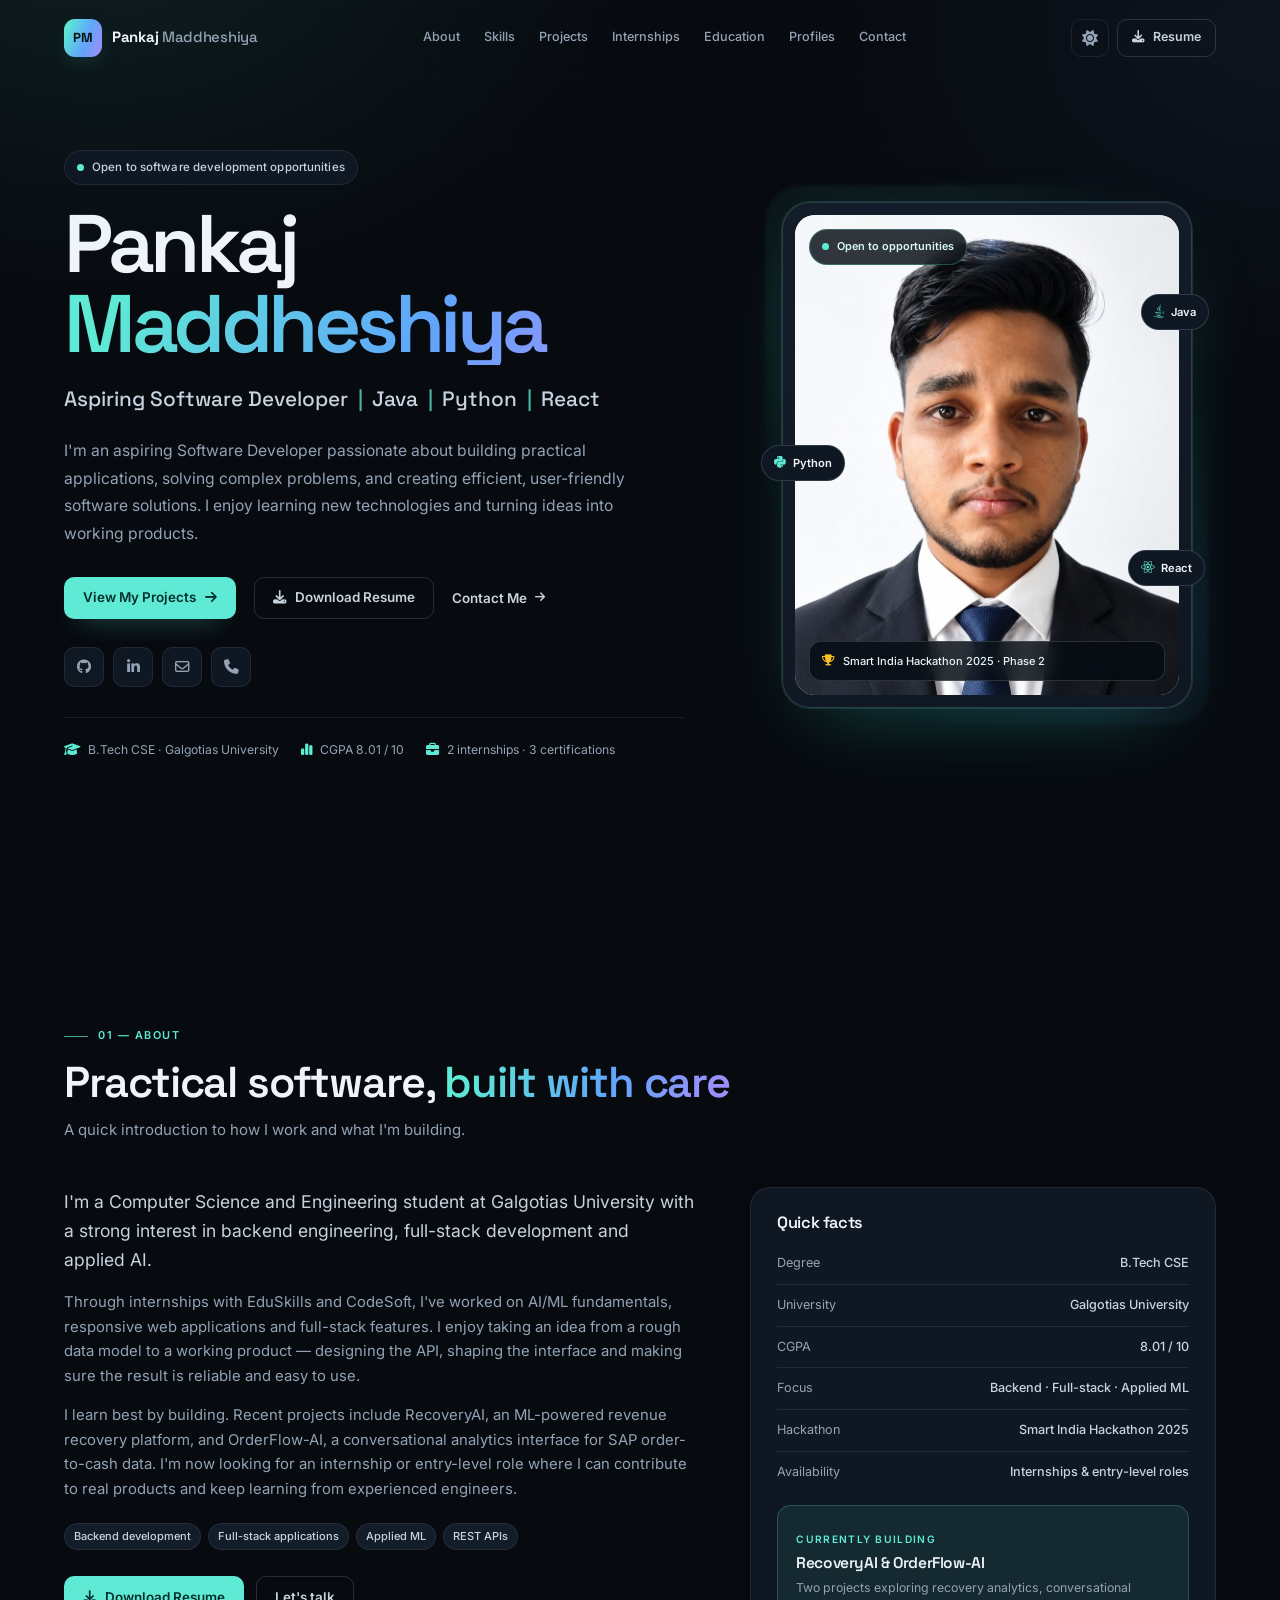
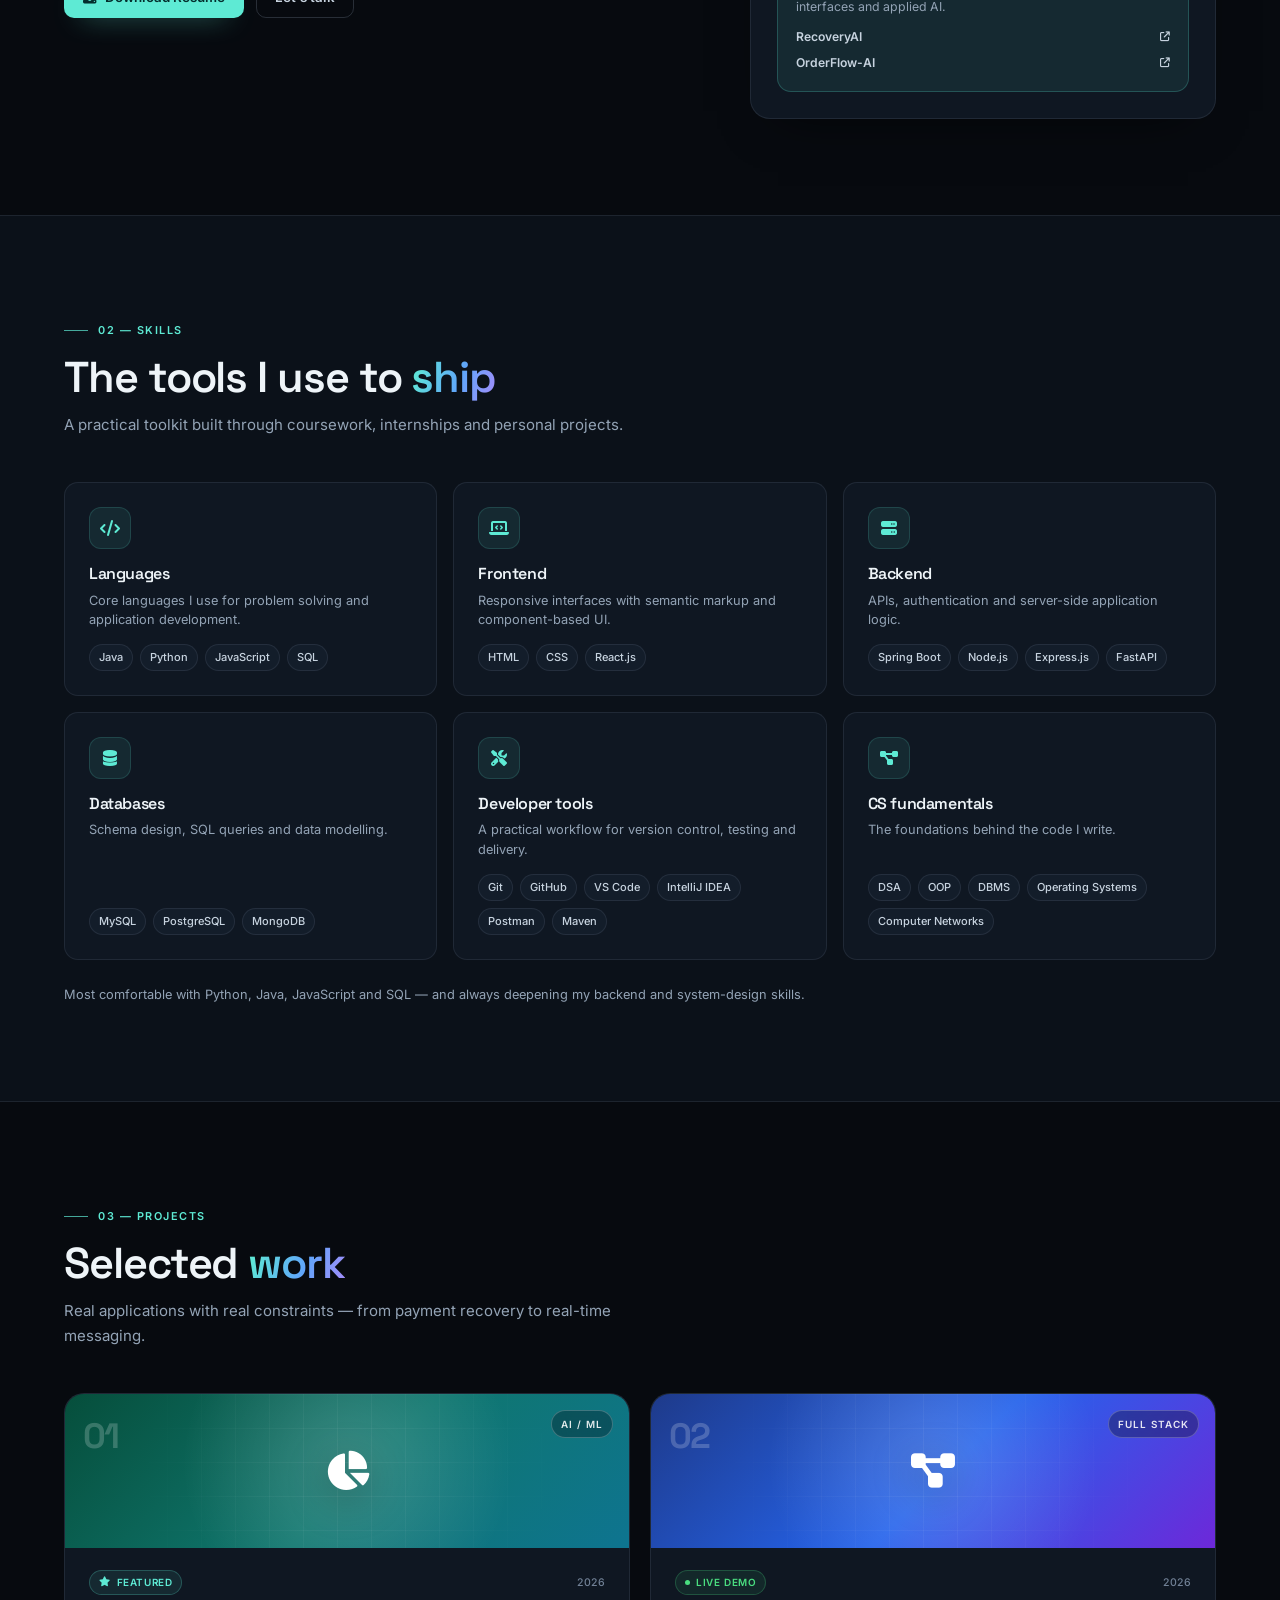
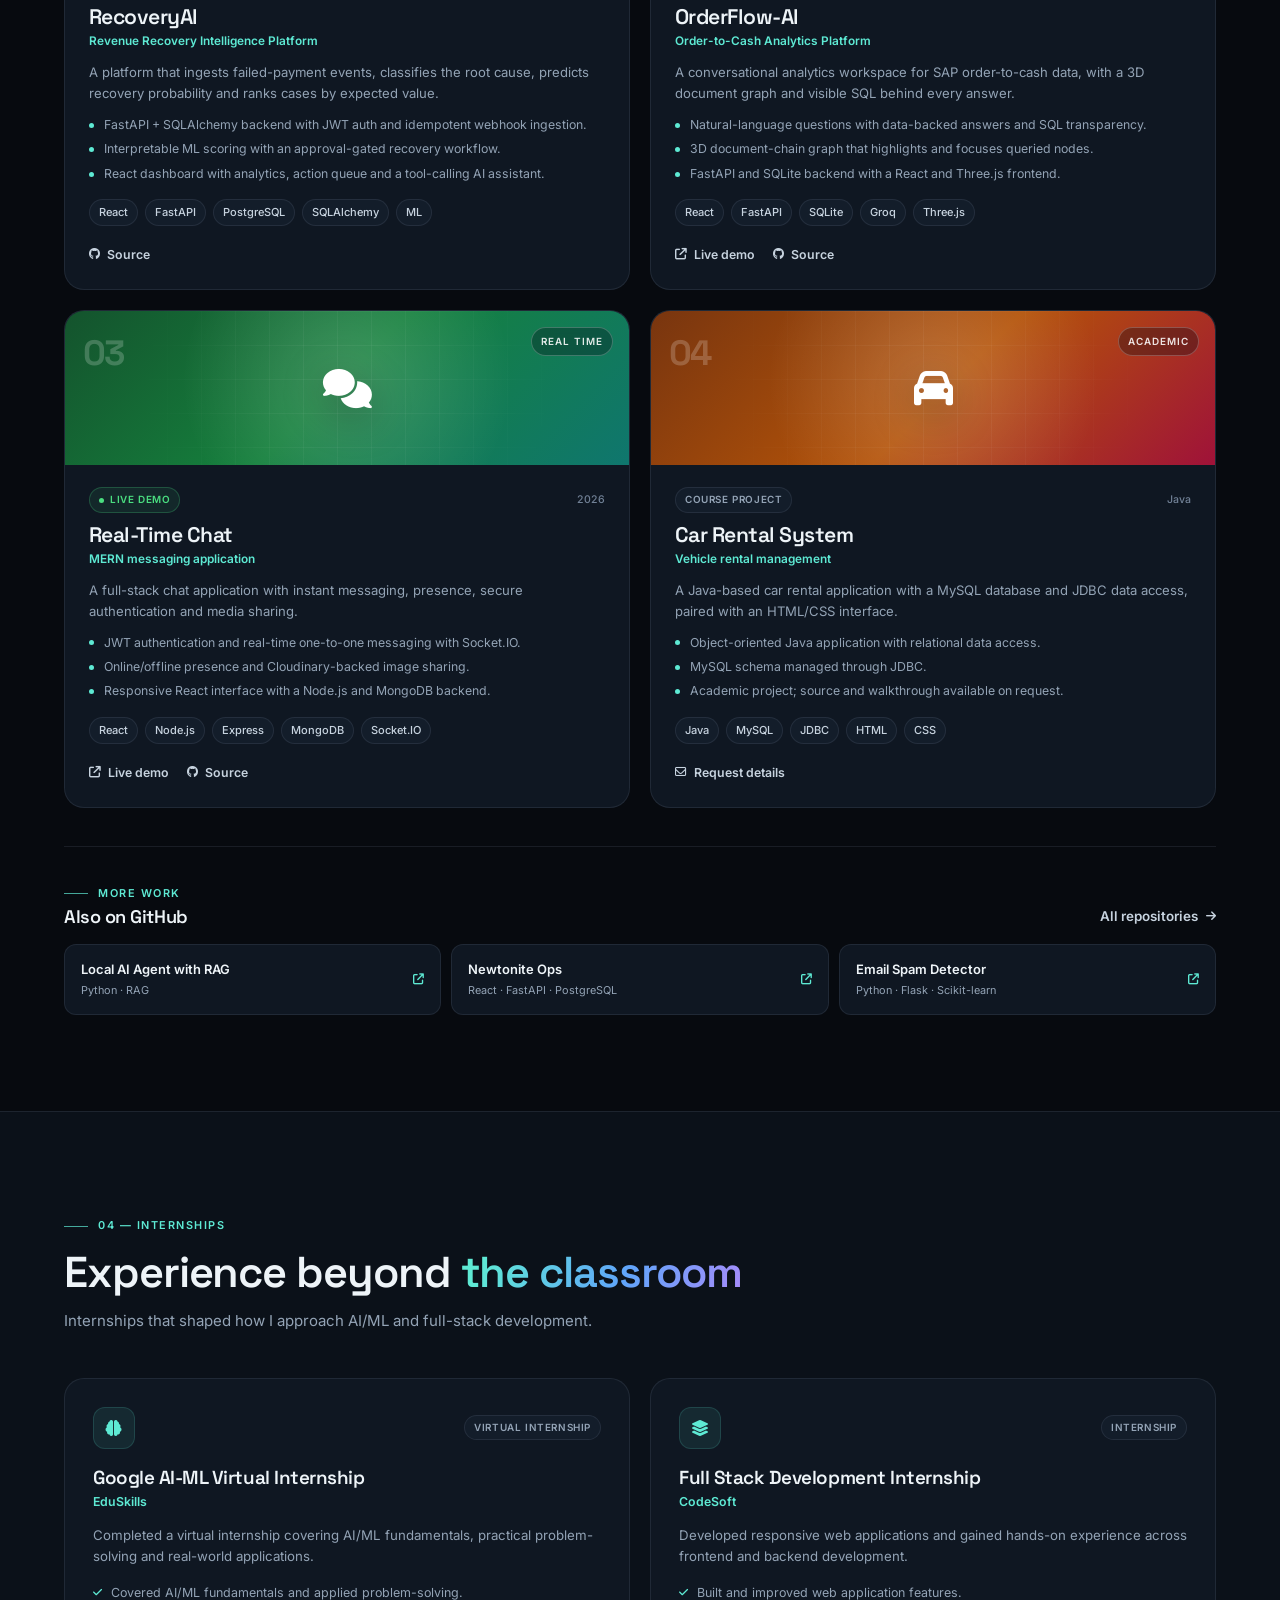
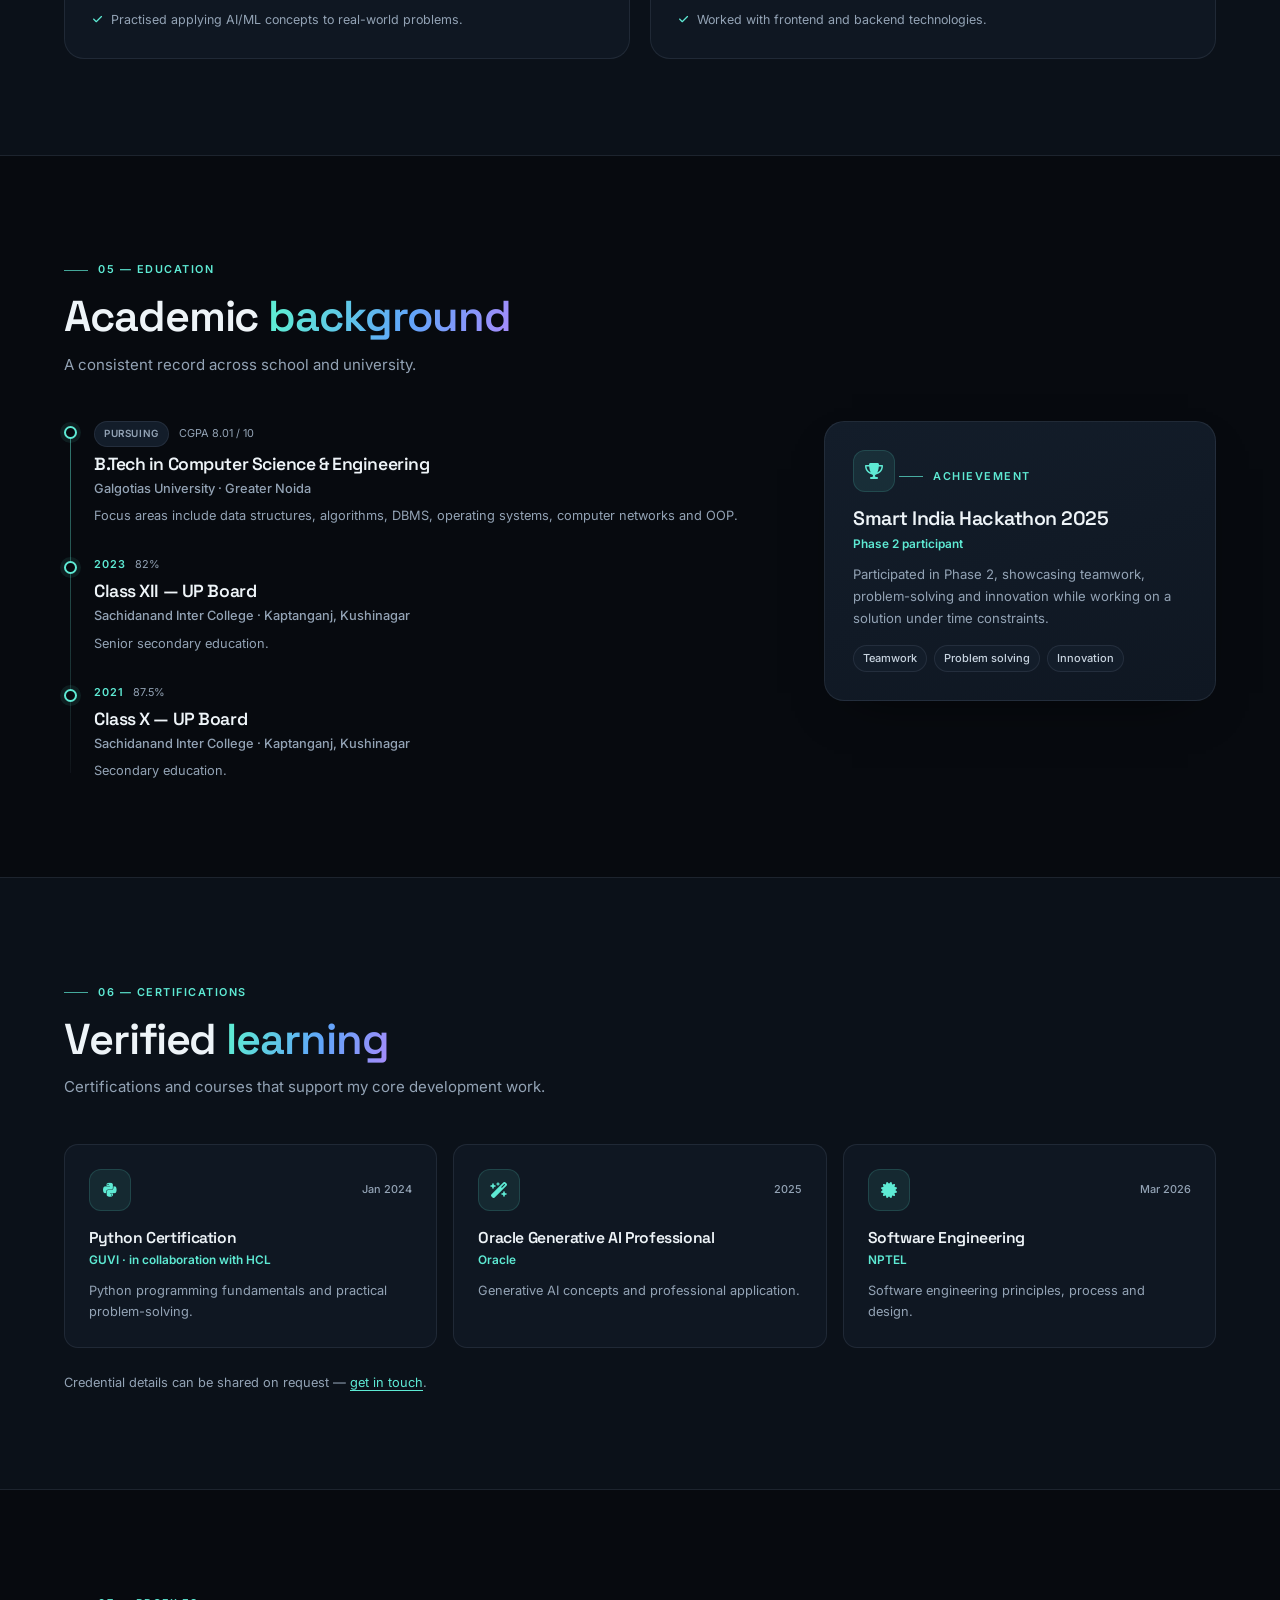
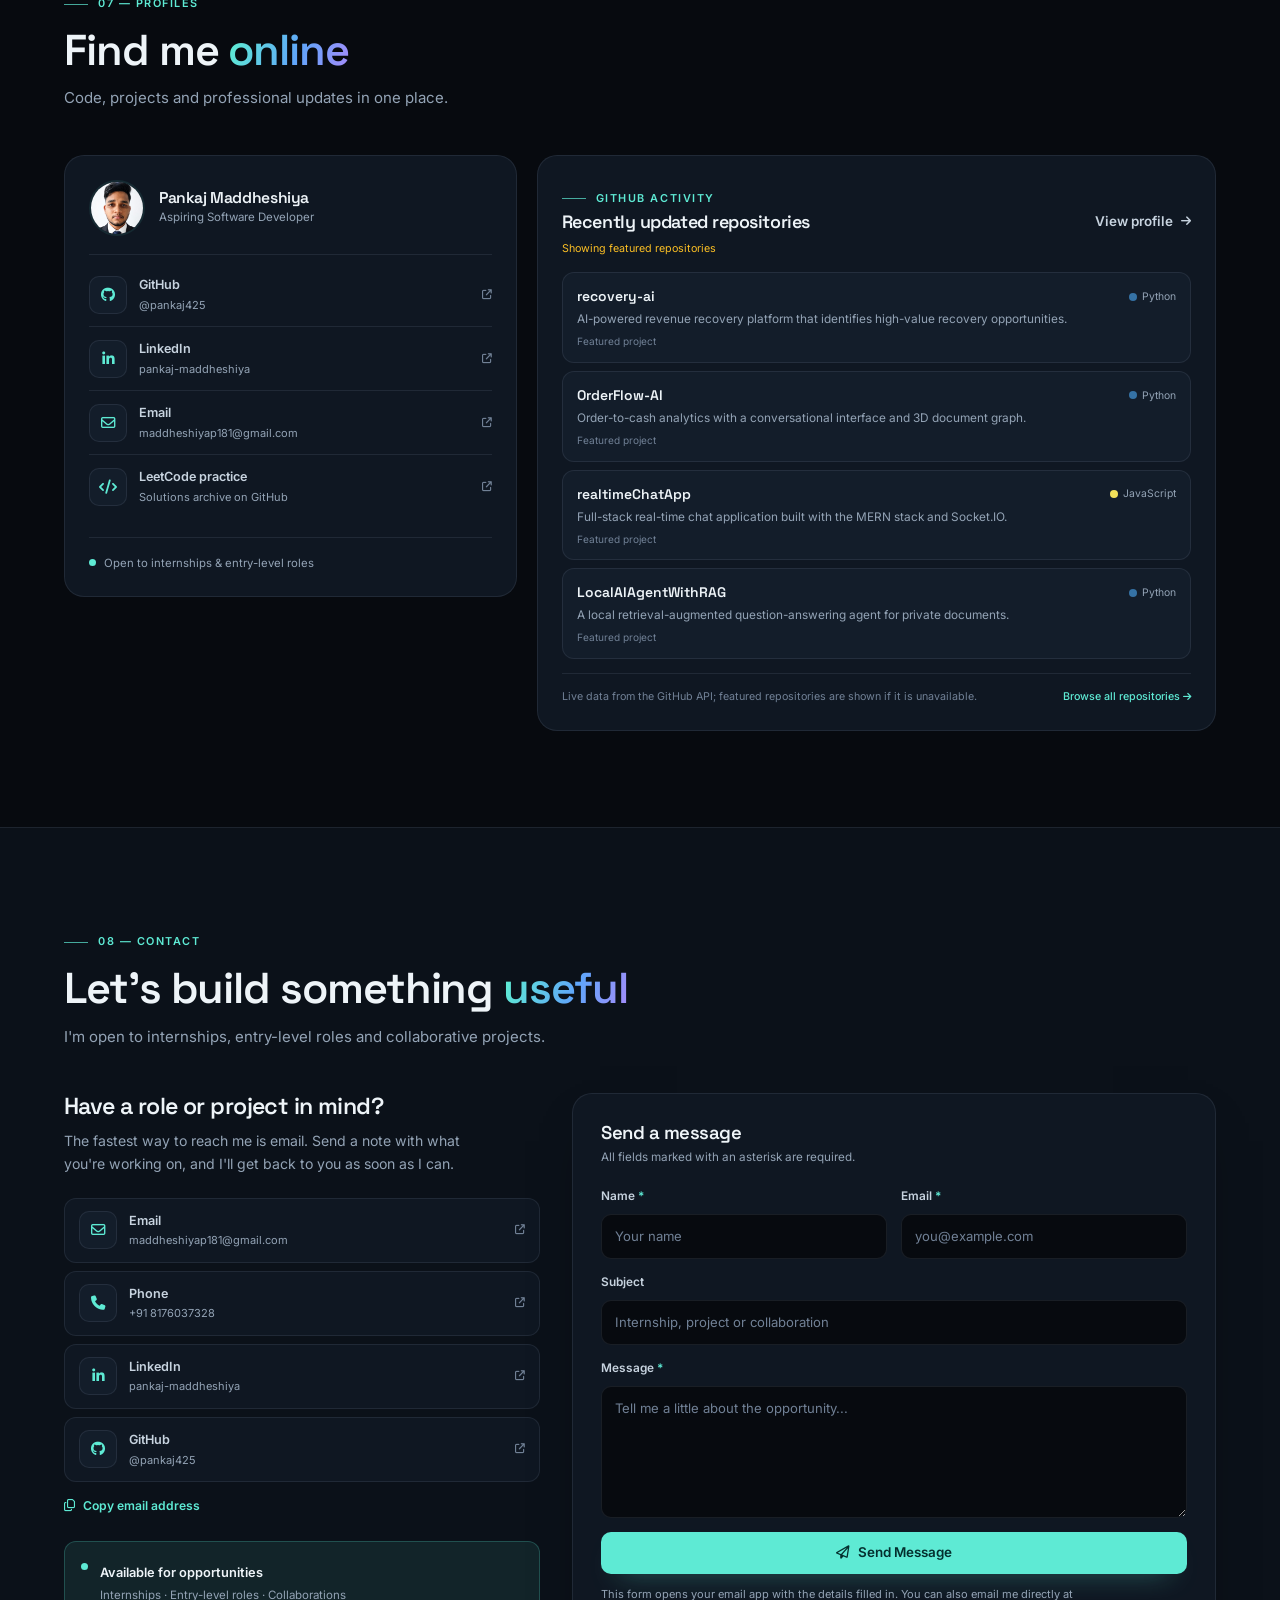
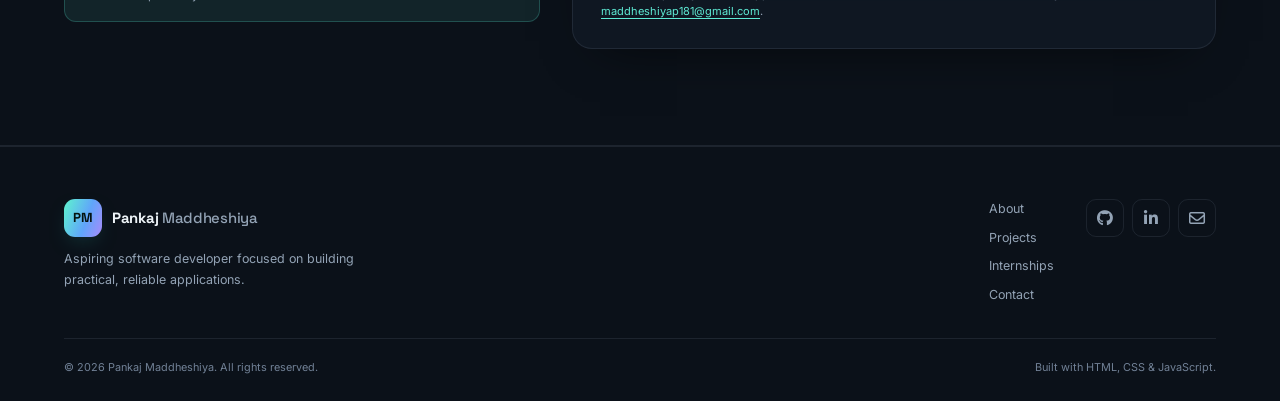
<file: index.html>
<!DOCTYPE html>
<html lang="en" data-theme="dark">

<head>
<meta charset="UTF-8" />
<meta name="viewport" content="width=device-width, initial-scale=1.0" />
<title>Pankaj Maddheshiya | Aspiring Software Developer</title>
<meta name="description" content="Portfolio of Pankaj Maddheshiya, an aspiring software developer building full-stack applications with Java, Python, React and SQL. Explore projects, internships and certifications." />
<meta name="author" content="Pankaj Maddheshiya" />
<meta name="keywords" content="Pankaj Maddheshiya, software developer, Java, Python, React, FastAPI, portfolio, Galgotias University" />
<meta name="theme-color" content="#070a0f" id="themeColor" />
<link rel="canonical" href="https://pankaj425.github.io/portfolio/" />

<meta property="og:type" content="website" />
<meta property="og:url" content="https://pankaj425.github.io/portfolio/" />
<meta property="og:title" content="Pankaj Maddheshiya | Aspiring Software Developer" />
<meta property="og:description" content="Aspiring software developer building practical full-stack applications with Java, Python, React and SQL." />
<meta property="og:image" content="https://pankaj425.github.io/portfolio/assets/og-image.jpg" />
<meta property="og:image:alt" content="Pankaj Maddheshiya, aspiring software developer" />
<meta property="og:site_name" content="Pankaj Maddheshiya Portfolio" />
<meta name="twitter:card" content="summary_large_image" />
<meta name="twitter:title" content="Pankaj Maddheshiya | Aspiring Software Developer" />
<meta name="twitter:description" content="Aspiring software developer building practical full-stack applications with Java, Python, React and SQL." />
<meta name="twitter:image" content="https://pankaj425.github.io/portfolio/assets/og-image.jpg" />

<script>
  (function () {
    try {
      var saved = localStorage.getItem('theme');
      if (saved === 'light' || saved === 'dark') {
        document.documentElement.dataset.theme = saved;
      }
    } catch (error) {}
  })();
</script>

<link rel="icon" type="image/svg+xml" href="favicon.svg" />
<link rel="preconnect" href="https://fonts.googleapis.com">
<link rel="preconnect" href="https://fonts.gstatic.com" crossorigin>
<link href="https://fonts.googleapis.com/css2?family=Inter:wght@400;500;600;700&family=Space+Grotesk:wght@500;600;700&display=swap" rel="stylesheet">
<link rel="stylesheet" href="https://cdnjs.cloudflare.com/ajax/libs/font-awesome/6.5.2/css/all.min.css" />
<link rel="stylesheet" href="app.css" />
<noscript>
  <style>
    [data-reveal] { opacity: 1 !important; transform: none !important; }
    .theme-toggle,
    .nav-toggle,
    [data-copy] { display: none !important; }
    .scroll-progress { display: none !important; }
    @media (max-width: 980px) {
      .site-header {
        position: static;
        height: auto;
        padding: 12px 0;
        background: var(--bg);
        border-bottom: 1px solid var(--border);
      }
      .nav-shell { flex-wrap: wrap; }
      .primary-nav {
        position: static;
        display: block;
        flex: 1 0 100%;
        width: 100%;
        max-height: none;
        padding: 8px 0 0;
        border: 0;
        background: transparent;
        box-shadow: none;
        opacity: 1;
        visibility: visible;
        transform: none;
      }
      .nav-list {
        flex-direction: row;
        flex-wrap: wrap;
        align-items: center;
        gap: 2px 4px;
      }
      .nav-list a { padding: 6px 8px; font-size: 0.8rem; }
      .hero { padding-top: 40px; }
    }
  </style>
</noscript>
</head>

<body>
<a class="skip-link" href="#main">Skip to content</a>
<div class="page-grid" aria-hidden="true"></div>
<div class="scroll-progress" aria-hidden="true"><span id="scrollBar"></span></div>

<header class="site-header" id="siteHeader">
  <div class="container nav-shell">
    <a href="#home" class="brand" aria-label="Pankaj Maddheshiya, home">
      <span class="brand-mark" aria-hidden="true">PM</span>
      <span class="brand-text">Pankaj <span>Maddheshiya</span></span>
    </a>

    <nav class="primary-nav" id="primaryNav" aria-label="Primary navigation">
      <ul class="nav-list">
        <li><a href="#about">About</a></li>
        <li><a href="#skills">Skills</a></li>
        <li><a href="#projects">Projects</a></li>
        <li><a href="#experience">Internships</a></li>
        <li><a href="#education">Education</a></li>
        <li><a href="#profiles">Profiles</a></li>
        <li><a href="#contact">Contact</a></li>
      </ul>
    </nav>

    <div class="nav-actions">
      <button type="button" class="icon-btn theme-toggle" id="themeToggle" aria-label="Switch to light theme" title="Switch theme">
        <i class="fa-solid fa-sun" aria-hidden="true"></i>
      </button>
      <a class="btn btn-sm btn-outline nav-resume" href="assets/Pankaj_Maddheshiya_Resume.pdf" download>
        <i class="fa-solid fa-download" aria-hidden="true"></i>
        <span>Resume</span>
      </a>
      <button type="button" class="nav-toggle" id="navToggle" aria-label="Open navigation" aria-expanded="false" aria-controls="primaryNav">
        <span></span><span></span><span></span>
      </button>
    </div>
  </div>
</header>

<main id="main">
  <section class="hero" id="home">
    <div class="container hero-grid">
      <div class="hero-copy-wrap">
        <p class="status-pill" data-reveal>
          <span class="status-dot" aria-hidden="true"></span>
          Open to software development opportunities
        </p>

        <h1 data-reveal>Pankaj <span class="gradient-text">Maddheshiya</span></h1>

        <p class="hero-headline" data-reveal>
          Aspiring Software Developer
          <span class="headline-sep" aria-hidden="true">|</span> Java
          <span class="headline-sep" aria-hidden="true">|</span> Python
          <span class="headline-sep" aria-hidden="true">|</span> React
        </p>

        <p class="hero-intro" data-reveal>
          I'm an aspiring Software Developer passionate about building practical applications,
          solving complex problems, and creating efficient, user-friendly software solutions.
          I enjoy learning new technologies and turning ideas into working products.
        </p>

        <div class="hero-actions" data-reveal>
          <a href="#projects" class="btn btn-primary">
            View My Projects
            <i class="fa-solid fa-arrow-right" aria-hidden="true"></i>
          </a>
          <a href="assets/Pankaj_Maddheshiya_Resume.pdf" class="btn btn-outline" download>
            <i class="fa-solid fa-download" aria-hidden="true"></i>
            Download Resume
          </a>
          <a href="#contact" class="link-arrow">
            Contact Me
            <i class="fa-solid fa-arrow-right" aria-hidden="true"></i>
          </a>
        </div>

        <div class="hero-socials" data-reveal aria-label="Social links">
          <a href="https://github.com/pankaj425" target="_blank" rel="noopener noreferrer" aria-label="GitHub profile">
            <i class="fa-brands fa-github" aria-hidden="true"></i>
          </a>
          <a href="https://www.linkedin.com/in/pankaj-maddheshiya/" target="_blank" rel="noopener noreferrer" aria-label="LinkedIn profile">
            <i class="fa-brands fa-linkedin-in" aria-hidden="true"></i>
          </a>
          <a href="mailto:maddheshiyap181@gmail.com" aria-label="Send an email">
            <i class="fa-regular fa-envelope" aria-hidden="true"></i>
          </a>
          <a href="tel:+918176037328" aria-label="Call Pankaj">
            <i class="fa-solid fa-phone" aria-hidden="true"></i>
          </a>
        </div>

        <ul class="hero-facts" data-reveal>
          <li><i class="fa-solid fa-graduation-cap" aria-hidden="true"></i> B.Tech CSE &middot; Galgotias University</li>
          <li><i class="fa-solid fa-chart-simple" aria-hidden="true"></i> CGPA 8.01 / 10</li>
          <li><i class="fa-solid fa-briefcase" aria-hidden="true"></i> 2 internships &middot; 3 certifications</li>
        </ul>
      </div>

      <div class="hero-visual" data-reveal>
        <div class="portrait-card">
          <div class="portrait-media">
            <img src="assets/profile.jpg" alt="Pankaj Maddheshiya" width="800" height="1018" fetchpriority="high" />
          </div>

          <span class="portrait-badge">
            <span class="status-dot" aria-hidden="true"></span>
            Open to opportunities
          </span>

          <span class="float-tag float-tag-java"><i class="fa-brands fa-java" aria-hidden="true"></i> Java</span>
          <span class="float-tag float-tag-python"><i class="fa-brands fa-python" aria-hidden="true"></i> Python</span>
          <span class="float-tag float-tag-react"><i class="fa-brands fa-react" aria-hidden="true"></i> React</span>

          <div class="portrait-caption">
            <i class="fa-solid fa-trophy" aria-hidden="true"></i>
            <span>Smart India Hackathon 2025 &middot; Phase 2</span>
          </div>
        </div>
      </div>
    </div>

    <div class="container">
      <div class="tech-strip" data-reveal>
        <span class="tech-strip-label">Core stack</span>
        <span>Java</span>
        <span>Python</span>
        <span>JavaScript</span>
        <span>React</span>
        <span>SQL</span>
        <span>FastAPI</span>
        <span>Node.js</span>
        <span>Git</span>
        <span>PostgreSQL</span>
      </div>
    </div>
  </section>

  <section class="section" id="about">
    <div class="container">
      <div class="section-head" data-reveal>
        <span class="eyebrow">01 &mdash; About</span>
        <h2>Practical software, <span class="gradient-text">built with care</span></h2>
        <p class="section-sub">A quick introduction to how I work and what I'm building.</p>
      </div>

      <div class="about-grid">
        <div class="about-copy" data-reveal>
          <p class="about-lead">
            I'm a Computer Science and Engineering student at Galgotias University with a strong
            interest in backend engineering, full-stack development and applied AI.
          </p>
          <p>
            Through internships with EduSkills and CodeSoft, I've worked on AI/ML fundamentals,
            responsive web applications and full-stack features. I enjoy taking an idea from a
            rough data model to a working product &mdash; designing the API, shaping the interface
            and making sure the result is reliable and easy to use.
          </p>
          <p>
            I learn best by building. Recent projects include RecoveryAI, an ML-powered revenue
            recovery platform, and OrderFlow-AI, a conversational analytics interface for SAP
            order-to-cash data. I'm now looking for an internship or entry-level role where I can
            contribute to real products and keep learning from experienced engineers.
          </p>

          <div class="tag-list about-tags">
            <span class="tag">Backend development</span>
            <span class="tag">Full-stack applications</span>
            <span class="tag">Applied ML</span>
            <span class="tag">REST APIs</span>
          </div>

          <div class="about-actions">
            <a class="btn btn-primary" href="assets/Pankaj_Maddheshiya_Resume.pdf" download>
              <i class="fa-solid fa-download" aria-hidden="true"></i> Download Resume
            </a>
            <a class="btn btn-outline" href="#contact">Let's talk</a>
          </div>
        </div>

        <aside class="info-panel" data-reveal>
          <h3>Quick facts</h3>
          <dl class="fact-list">
            <div class="fact-row">
              <dt>Degree</dt>
              <dd>B.Tech CSE</dd>
            </div>
            <div class="fact-row">
              <dt>University</dt>
              <dd>Galgotias University</dd>
            </div>
            <div class="fact-row">
              <dt>CGPA</dt>
              <dd>8.01 / 10</dd>
            </div>
            <div class="fact-row">
              <dt>Focus</dt>
              <dd>Backend &middot; Full-stack &middot; Applied ML</dd>
            </div>
            <div class="fact-row">
              <dt>Hackathon</dt>
              <dd>Smart India Hackathon 2025</dd>
            </div>
            <div class="fact-row">
              <dt>Availability</dt>
              <dd>Internships &amp; entry-level roles</dd>
            </div>
          </dl>

          <div class="focus-card">
            <span class="focus-label">Currently building</span>
            <h4>RecoveryAI &amp; OrderFlow-AI</h4>
            <p>Two projects exploring recovery analytics, conversational interfaces and applied AI.</p>
            <div class="focus-links">
              <a href="https://github.com/pankaj425/recovery-ai" target="_blank" rel="noopener noreferrer">
                RecoveryAI <i class="fa-solid fa-arrow-up-right-from-square" aria-hidden="true"></i>
              </a>
              <a href="https://github.com/pankaj425/OrderFlow-AI" target="_blank" rel="noopener noreferrer">
                OrderFlow-AI <i class="fa-solid fa-arrow-up-right-from-square" aria-hidden="true"></i>
              </a>
            </div>
          </div>
        </aside>
      </div>
    </div>
  </section>

  <section class="section section-alt" id="skills">
    <div class="container">
      <div class="section-head" data-reveal>
        <span class="eyebrow">02 &mdash; Skills</span>
        <h2>The tools I use to <span class="gradient-text">ship</span></h2>
        <p class="section-sub">A practical toolkit built through coursework, internships and personal projects.</p>
      </div>

      <div class="skills-grid">
        <article class="skill-card" data-reveal>
          <span class="card-icon"><i class="fa-solid fa-code" aria-hidden="true"></i></span>
          <h3>Languages</h3>
          <p>Core languages I use for problem solving and application development.</p>
          <div class="tag-list">
            <span class="tag">Java</span>
            <span class="tag">Python</span>
            <span class="tag">JavaScript</span>
            <span class="tag">SQL</span>
          </div>
        </article>

        <article class="skill-card" data-reveal>
          <span class="card-icon"><i class="fa-solid fa-laptop-code" aria-hidden="true"></i></span>
          <h3>Frontend</h3>
          <p>Responsive interfaces with semantic markup and component-based UI.</p>
          <div class="tag-list">
            <span class="tag">HTML</span>
            <span class="tag">CSS</span>
            <span class="tag">React.js</span>
          </div>
        </article>

        <article class="skill-card" data-reveal>
          <span class="card-icon"><i class="fa-solid fa-server" aria-hidden="true"></i></span>
          <h3>Backend</h3>
          <p>APIs, authentication and server-side application logic.</p>
          <div class="tag-list">
            <span class="tag">Spring Boot</span>
            <span class="tag">Node.js</span>
            <span class="tag">Express.js</span>
            <span class="tag">FastAPI</span>
          </div>
        </article>

        <article class="skill-card" data-reveal>
          <span class="card-icon"><i class="fa-solid fa-database" aria-hidden="true"></i></span>
          <h3>Databases</h3>
          <p>Schema design, SQL queries and data modelling.</p>
          <div class="tag-list">
            <span class="tag">MySQL</span>
            <span class="tag">PostgreSQL</span>
            <span class="tag">MongoDB</span>
          </div>
        </article>

        <article class="skill-card" data-reveal>
          <span class="card-icon"><i class="fa-solid fa-screwdriver-wrench" aria-hidden="true"></i></span>
          <h3>Developer tools</h3>
          <p>A practical workflow for version control, testing and delivery.</p>
          <div class="tag-list">
            <span class="tag">Git</span>
            <span class="tag">GitHub</span>
            <span class="tag">VS Code</span>
            <span class="tag">IntelliJ IDEA</span>
            <span class="tag">Postman</span>
            <span class="tag">Maven</span>
          </div>
        </article>

        <article class="skill-card" data-reveal>
          <span class="card-icon"><i class="fa-solid fa-diagram-project" aria-hidden="true"></i></span>
          <h3>CS fundamentals</h3>
          <p>The foundations behind the code I write.</p>
          <div class="tag-list">
            <span class="tag">DSA</span>
            <span class="tag">OOP</span>
            <span class="tag">DBMS</span>
            <span class="tag">Operating Systems</span>
            <span class="tag">Computer Networks</span>
          </div>
        </article>
      </div>

      <p class="section-note" data-reveal>
        Most comfortable with Python, Java, JavaScript and SQL &mdash; and always deepening my
        backend and system-design skills.
      </p>
    </div>
  </section>

  <section class="section" id="projects">
    <div class="container">
      <div class="section-head" data-reveal>
        <span class="eyebrow">03 &mdash; Projects</span>
        <h2>Selected <span class="gradient-text">work</span></h2>
        <p class="section-sub">Real applications with real constraints &mdash; from payment recovery to real-time messaging.</p>
      </div>

      <div class="projects-grid">
        <article class="project-card" data-reveal>
          <div class="project-visual project-visual-1" aria-hidden="true">
            <span class="project-number">01</span>
            <i class="fa-solid fa-chart-pie"></i>
            <span class="project-type">AI / ML</span>
          </div>
          <div class="project-body">
            <div class="project-top">
              <span class="badge badge-featured"><i class="fa-solid fa-star" aria-hidden="true"></i> Featured</span>
              <span class="project-year">2026</span>
            </div>
            <h3>RecoveryAI</h3>
            <p class="project-subtitle">Revenue Recovery Intelligence Platform</p>
            <p>
              A platform that ingests failed-payment events, classifies the root cause, predicts
              recovery probability and ranks cases by expected value.
            </p>
            <ul class="project-points">
              <li>FastAPI + SQLAlchemy backend with JWT auth and idempotent webhook ingestion.</li>
              <li>Interpretable ML scoring with an approval-gated recovery workflow.</li>
              <li>React dashboard with analytics, action queue and a tool-calling AI assistant.</li>
            </ul>
            <div class="tag-list project-stack">
              <span class="tag">React</span>
              <span class="tag">FastAPI</span>
              <span class="tag">PostgreSQL</span>
              <span class="tag">SQLAlchemy</span>
              <span class="tag">ML</span>
            </div>
            <div class="project-links">
              <a href="https://github.com/pankaj425/recovery-ai" target="_blank" rel="noopener noreferrer">
                <i class="fa-brands fa-github" aria-hidden="true"></i> Source
              </a>
            </div>
          </div>
        </article>

        <article class="project-card" data-reveal>
          <div class="project-visual project-visual-2" aria-hidden="true">
            <span class="project-number">02</span>
            <i class="fa-solid fa-diagram-project"></i>
            <span class="project-type">Full stack</span>
          </div>
          <div class="project-body">
            <div class="project-top">
              <span class="badge badge-live"><span class="status-dot" aria-hidden="true"></span> Live demo</span>
              <span class="project-year">2026</span>
            </div>
            <h3>OrderFlow-AI</h3>
            <p class="project-subtitle">Order-to-Cash Analytics Platform</p>
            <p>
              A conversational analytics workspace for SAP order-to-cash data, with a 3D document
              graph and visible SQL behind every answer.
            </p>
            <ul class="project-points">
              <li>Natural-language questions with data-backed answers and SQL transparency.</li>
              <li>3D document-chain graph that highlights and focuses queried nodes.</li>
              <li>FastAPI and SQLite backend with a React and Three.js frontend.</li>
            </ul>
            <div class="tag-list project-stack">
              <span class="tag">React</span>
              <span class="tag">FastAPI</span>
              <span class="tag">SQLite</span>
              <span class="tag">Groq</span>
              <span class="tag">Three.js</span>
            </div>
            <div class="project-links">
              <a href="https://ordertocash-frontend.onrender.com/" target="_blank" rel="noopener noreferrer">
                <i class="fa-solid fa-arrow-up-right-from-square" aria-hidden="true"></i> Live demo
              </a>
              <a href="https://github.com/pankaj425/OrderFlow-AI" target="_blank" rel="noopener noreferrer">
                <i class="fa-brands fa-github" aria-hidden="true"></i> Source
              </a>
            </div>
          </div>
        </article>

        <article class="project-card" data-reveal>
          <div class="project-visual project-visual-3" aria-hidden="true">
            <span class="project-number">03</span>
            <i class="fa-solid fa-comments"></i>
            <span class="project-type">Real time</span>
          </div>
          <div class="project-body">
            <div class="project-top">
              <span class="badge badge-live"><span class="status-dot" aria-hidden="true"></span> Live demo</span>
              <span class="project-year">2026</span>
            </div>
            <h3>Real-Time Chat</h3>
            <p class="project-subtitle">MERN messaging application</p>
            <p>
              A full-stack chat application with instant messaging, presence, secure authentication
              and media sharing.
            </p>
            <ul class="project-points">
              <li>JWT authentication and real-time one-to-one messaging with Socket.IO.</li>
              <li>Online/offline presence and Cloudinary-backed image sharing.</li>
              <li>Responsive React interface with a Node.js and MongoDB backend.</li>
            </ul>
            <div class="tag-list project-stack">
              <span class="tag">React</span>
              <span class="tag">Node.js</span>
              <span class="tag">Express</span>
              <span class="tag">MongoDB</span>
              <span class="tag">Socket.IO</span>
            </div>
            <div class="project-links">
              <a href="https://realtime-chat-app-eta-azure.vercel.app" target="_blank" rel="noopener noreferrer">
                <i class="fa-solid fa-arrow-up-right-from-square" aria-hidden="true"></i> Live demo
              </a>
              <a href="https://github.com/pankaj425/realtimeChatApp" target="_blank" rel="noopener noreferrer">
                <i class="fa-brands fa-github" aria-hidden="true"></i> Source
              </a>
            </div>
          </div>
        </article>

        <article class="project-card" data-reveal>
          <div class="project-visual project-visual-4" aria-hidden="true">
            <span class="project-number">04</span>
            <i class="fa-solid fa-car"></i>
            <span class="project-type">Academic</span>
          </div>
          <div class="project-body">
            <div class="project-top">
              <span class="badge">Course project</span>
              <span class="project-year">Java</span>
            </div>
            <h3>Car Rental System</h3>
            <p class="project-subtitle">Vehicle rental management</p>
            <p>
              A Java-based car rental application with a MySQL database and JDBC data access,
              paired with an HTML/CSS interface.
            </p>
            <ul class="project-points">
              <li>Object-oriented Java application with relational data access.</li>
              <li>MySQL schema managed through JDBC.</li>
              <li>Academic project; source and walkthrough available on request.</li>
            </ul>
            <div class="tag-list project-stack">
              <span class="tag">Java</span>
              <span class="tag">MySQL</span>
              <span class="tag">JDBC</span>
              <span class="tag">HTML</span>
              <span class="tag">CSS</span>
            </div>
            <div class="project-links">
              <a href="mailto:maddheshiyap181@gmail.com?subject=Car%20Rental%20System%20project">
                <i class="fa-regular fa-envelope" aria-hidden="true"></i> Request details
              </a>
            </div>
          </div>
        </article>
      </div>

      <div class="more-work" data-reveal>
        <div class="more-work-head">
          <div>
            <span class="eyebrow">More work</span>
            <h3>Also on GitHub</h3>
          </div>
          <a href="https://github.com/pankaj425?tab=repositories" target="_blank" rel="noopener noreferrer" class="link-arrow">
            All repositories <i class="fa-solid fa-arrow-right" aria-hidden="true"></i>
          </a>
        </div>
        <div class="more-work-grid">
          <a class="more-work-item" href="https://github.com/pankaj425/LocalAIAgentWithRAG" target="_blank" rel="noopener noreferrer">
            <span><b>Local AI Agent with RAG</b><small>Python &middot; RAG</small></span>
            <i class="fa-solid fa-arrow-up-right-from-square" aria-hidden="true"></i>
          </a>
          <a class="more-work-item" href="https://github.com/pankaj425/newtonite-ops-23131011463" target="_blank" rel="noopener noreferrer">
            <span><b>Newtonite Ops</b><small>React &middot; FastAPI &middot; PostgreSQL</small></span>
            <i class="fa-solid fa-arrow-up-right-from-square" aria-hidden="true"></i>
          </a>
          <a class="more-work-item" href="https://github.com/pankaj425/Email_Spam_Detector" target="_blank" rel="noopener noreferrer">
            <span><b>Email Spam Detector</b><small>Python &middot; Flask &middot; Scikit-learn</small></span>
            <i class="fa-solid fa-arrow-up-right-from-square" aria-hidden="true"></i>
          </a>
        </div>
      </div>
    </div>
  </section>

  <section class="section section-alt" id="experience">
    <div class="container">
      <div class="section-head" data-reveal>
        <span class="eyebrow">04 &mdash; Internships</span>
        <h2>Experience beyond <span class="gradient-text">the classroom</span></h2>
        <p class="section-sub">Internships that shaped how I approach AI/ML and full-stack development.</p>
      </div>

      <div class="intern-grid">
        <article class="intern-card" data-reveal>
          <div class="intern-top">
            <span class="card-icon"><i class="fa-solid fa-brain" aria-hidden="true"></i></span>
            <span class="badge">Virtual internship</span>
          </div>
          <h3>Google AI-ML Virtual Internship</h3>
          <p class="intern-org">EduSkills</p>
          <p>
            Completed a virtual internship covering AI/ML fundamentals, practical problem-solving
            and real-world applications.
          </p>
          <ul class="check-list">
            <li><i class="fa-solid fa-check" aria-hidden="true"></i> Covered AI/ML fundamentals and applied problem-solving.</li>
            <li><i class="fa-solid fa-check" aria-hidden="true"></i> Practised applying AI/ML concepts to real-world problems.</li>
          </ul>
        </article>

        <article class="intern-card" data-reveal>
          <div class="intern-top">
            <span class="card-icon"><i class="fa-solid fa-layer-group" aria-hidden="true"></i></span>
            <span class="badge">Internship</span>
          </div>
          <h3>Full Stack Development Internship</h3>
          <p class="intern-org">CodeSoft</p>
          <p>
            Developed responsive web applications and gained hands-on experience across frontend
            and backend development.
          </p>
          <ul class="check-list">
            <li><i class="fa-solid fa-check" aria-hidden="true"></i> Built and improved web application features.</li>
            <li><i class="fa-solid fa-check" aria-hidden="true"></i> Worked with frontend and backend technologies.</li>
          </ul>
        </article>
      </div>
    </div>
  </section>

  <section class="section" id="education">
    <div class="container">
      <div class="section-head" data-reveal>
        <span class="eyebrow">05 &mdash; Education</span>
        <h2>Academic <span class="gradient-text">background</span></h2>
        <p class="section-sub">A consistent record across school and university.</p>
      </div>

      <div class="education-layout">
        <div class="timeline" data-reveal>
          <article class="timeline-item">
            <span class="timeline-dot" aria-hidden="true"></span>
            <div class="timeline-meta">
              <span class="badge">Pursuing</span>
              <span class="timeline-score">CGPA 8.01 / 10</span>
            </div>
            <h3>B.Tech in Computer Science &amp; Engineering</h3>
            <p class="timeline-school">Galgotias University &middot; Greater Noida</p>
            <p>Focus areas include data structures, algorithms, DBMS, operating systems, computer networks and OOP.</p>
          </article>

          <article class="timeline-item">
            <span class="timeline-dot" aria-hidden="true"></span>
            <div class="timeline-meta">
              <span class="timeline-year">2023</span>
              <span class="timeline-score">82%</span>
            </div>
            <h3>Class XII &mdash; UP Board</h3>
            <p class="timeline-school">Sachidanand Inter College &middot; Kaptanganj, Kushinagar</p>
            <p>Senior secondary education.</p>
          </article>

          <article class="timeline-item">
            <span class="timeline-dot" aria-hidden="true"></span>
            <div class="timeline-meta">
              <span class="timeline-year">2021</span>
              <span class="timeline-score">87.5%</span>
            </div>
            <h3>Class X &mdash; UP Board</h3>
            <p class="timeline-school">Sachidanand Inter College &middot; Kaptanganj, Kushinagar</p>
            <p>Secondary education.</p>
          </article>
        </div>

        <aside class="achievement-card" data-reveal>
          <span class="card-icon"><i class="fa-solid fa-trophy" aria-hidden="true"></i></span>
          <span class="eyebrow">Achievement</span>
          <h3>Smart India Hackathon 2025</h3>
          <p class="achievement-meta">Phase 2 participant</p>
          <p>
            Participated in Phase 2, showcasing teamwork, problem-solving and innovation while
            working on a solution under time constraints.
          </p>
          <div class="tag-list">
            <span class="tag">Teamwork</span>
            <span class="tag">Problem solving</span>
            <span class="tag">Innovation</span>
          </div>
        </aside>
      </div>
    </div>
  </section>

  <section class="section section-alt" id="certifications">
    <div class="container">
      <div class="section-head" data-reveal>
        <span class="eyebrow">06 &mdash; Certifications</span>
        <h2>Verified <span class="gradient-text">learning</span></h2>
        <p class="section-sub">Certifications and courses that support my core development work.</p>
      </div>

      <div class="cert-grid">
        <article class="cert-card" data-reveal>
          <div class="cert-top">
            <span class="card-icon"><i class="fa-brands fa-python" aria-hidden="true"></i></span>
            <span class="cert-year">Jan 2024</span>
          </div>
          <h3>Python Certification</h3>
          <p class="cert-issuer">GUVI &middot; in collaboration with HCL</p>
          <p>Python programming fundamentals and practical problem-solving.</p>
        </article>

        <article class="cert-card" data-reveal>
          <div class="cert-top">
            <span class="card-icon"><i class="fa-solid fa-wand-magic-sparkles" aria-hidden="true"></i></span>
            <span class="cert-year">2025</span>
          </div>
          <h3>Oracle Generative AI Professional</h3>
          <p class="cert-issuer">Oracle</p>
          <p>Generative AI concepts and professional application.</p>
        </article>

        <article class="cert-card" data-reveal>
          <div class="cert-top">
            <span class="card-icon"><i class="fa-solid fa-certificate" aria-hidden="true"></i></span>
            <span class="cert-year">Mar 2026</span>
          </div>
          <h3>Software Engineering</h3>
          <p class="cert-issuer">NPTEL</p>
          <p>Software engineering principles, process and design.</p>
        </article>
      </div>

      <p class="section-note" data-reveal>
        Credential details can be shared on request &mdash;
        <a href="mailto:maddheshiyap181@gmail.com?subject=Certification%20details">get in touch</a>.
      </p>
    </div>
  </section>

  <section class="section" id="profiles">
    <div class="container">
      <div class="section-head" data-reveal>
        <span class="eyebrow">07 &mdash; Profiles</span>
        <h2>Find me <span class="gradient-text">online</span></h2>
        <p class="section-sub">Code, projects and professional updates in one place.</p>
      </div>

      <div class="profiles-layout">
        <aside class="profile-card" data-reveal>
          <div class="profile-id">
            <img src="assets/profile.jpg" alt="" width="56" height="56" />
            <div>
              <h3>Pankaj Maddheshiya</h3>
              <p>Aspiring Software Developer</p>
            </div>
          </div>

          <div class="profile-links">
            <a href="https://github.com/pankaj425" target="_blank" rel="noopener noreferrer">
              <span class="profile-icon"><i class="fa-brands fa-github" aria-hidden="true"></i></span>
              <span><b>GitHub</b><small>@pankaj425</small></span>
              <i class="fa-solid fa-arrow-up-right-from-square" aria-hidden="true"></i>
            </a>
            <a href="https://www.linkedin.com/in/pankaj-maddheshiya/" target="_blank" rel="noopener noreferrer">
              <span class="profile-icon"><i class="fa-brands fa-linkedin-in" aria-hidden="true"></i></span>
              <span><b>LinkedIn</b><small>pankaj-maddheshiya</small></span>
              <i class="fa-solid fa-arrow-up-right-from-square" aria-hidden="true"></i>
            </a>
            <a href="mailto:maddheshiyap181@gmail.com">
              <span class="profile-icon"><i class="fa-regular fa-envelope" aria-hidden="true"></i></span>
              <span><b>Email</b><small>maddheshiyap181@gmail.com</small></span>
              <i class="fa-solid fa-arrow-up-right-from-square" aria-hidden="true"></i>
            </a>
            <a href="https://github.com/pankaj425/leetcode" target="_blank" rel="noopener noreferrer">
              <span class="profile-icon"><i class="fa-solid fa-code" aria-hidden="true"></i></span>
              <span><b>LeetCode practice</b><small>Solutions archive on GitHub</small></span>
              <i class="fa-solid fa-arrow-up-right-from-square" aria-hidden="true"></i>
            </a>
          </div>

          <p class="profile-availability">
            <span class="status-dot" aria-hidden="true"></span>
            Open to internships &amp; entry-level roles
          </p>
        </aside>

        <div class="github-panel" data-reveal>
          <div class="github-head">
            <div>
              <span class="eyebrow">GitHub activity</span>
              <h3>Recently updated repositories</h3>
            </div>
            <a href="https://github.com/pankaj425" target="_blank" rel="noopener noreferrer" class="link-arrow">
              View profile <i class="fa-solid fa-arrow-right" aria-hidden="true"></i>
            </a>
          </div>

          <p class="repo-status" id="repoStatus" aria-live="polite">Featured repositories</p>

          <div class="repo-list" id="githubRepos">
            <a class="repo-item" href="https://github.com/pankaj425/recovery-ai" target="_blank" rel="noopener noreferrer">
              <span class="repo-top">
                <span class="repo-name">recovery-ai</span>
                <span class="repo-lang"><span class="lang-dot" style="--lang:#3572A5"></span>Python</span>
              </span>
              <span class="repo-desc">AI-powered revenue recovery platform that identifies high-value recovery opportunities.</span>
              <span class="repo-meta">Featured project</span>
            </a>
            <a class="repo-item" href="https://github.com/pankaj425/OrderFlow-AI" target="_blank" rel="noopener noreferrer">
              <span class="repo-top">
                <span class="repo-name">OrderFlow-AI</span>
                <span class="repo-lang"><span class="lang-dot" style="--lang:#3572A5"></span>Python</span>
              </span>
              <span class="repo-desc">Order-to-cash analytics with a conversational interface and 3D document graph.</span>
              <span class="repo-meta">Featured project</span>
            </a>
            <a class="repo-item" href="https://github.com/pankaj425/realtimeChatApp" target="_blank" rel="noopener noreferrer">
              <span class="repo-top">
                <span class="repo-name">realtimeChatApp</span>
                <span class="repo-lang"><span class="lang-dot" style="--lang:#f1e05a"></span>JavaScript</span>
              </span>
              <span class="repo-desc">Full-stack real-time chat application built with the MERN stack and Socket.IO.</span>
              <span class="repo-meta">Featured project</span>
            </a>
            <a class="repo-item" href="https://github.com/pankaj425/LocalAIAgentWithRAG" target="_blank" rel="noopener noreferrer">
              <span class="repo-top">
                <span class="repo-name">LocalAIAgentWithRAG</span>
                <span class="repo-lang"><span class="lang-dot" style="--lang:#3572A5"></span>Python</span>
              </span>
              <span class="repo-desc">A local retrieval-augmented question-answering agent for private documents.</span>
              <span class="repo-meta">Featured project</span>
            </a>
          </div>

          <div class="github-foot">
            <span>Live data from the GitHub API; featured repositories are shown if it is unavailable.</span>
            <a href="https://github.com/pankaj425?tab=repositories" target="_blank" rel="noopener noreferrer">
              Browse all repositories <i class="fa-solid fa-arrow-right" aria-hidden="true"></i>
            </a>
          </div>
        </div>
      </div>
    </div>
  </section>

  <section class="section section-alt" id="contact">
    <div class="container">
      <div class="section-head" data-reveal>
        <span class="eyebrow">08 &mdash; Contact</span>
        <h2>Let's build something <span class="gradient-text">useful</span></h2>
        <p class="section-sub">I'm open to internships, entry-level roles and collaborative projects.</p>
      </div>

      <div class="contact-layout">
        <div class="contact-copy" data-reveal>
          <h3>Have a role or project in mind?</h3>
          <p>
            The fastest way to reach me is email. Send a note with what you're working on, and
            I'll get back to you as soon as I can.
          </p>

          <div class="contact-cards">
            <a class="contact-card" href="mailto:maddheshiyap181@gmail.com">
              <span class="profile-icon"><i class="fa-regular fa-envelope" aria-hidden="true"></i></span>
              <span><b>Email</b><small>maddheshiyap181@gmail.com</small></span>
              <i class="fa-solid fa-arrow-up-right-from-square" aria-hidden="true"></i>
            </a>
            <a class="contact-card" href="tel:+918176037328">
              <span class="profile-icon"><i class="fa-solid fa-phone" aria-hidden="true"></i></span>
              <span><b>Phone</b><small>+91 8176037328</small></span>
              <i class="fa-solid fa-arrow-up-right-from-square" aria-hidden="true"></i>
            </a>
            <a class="contact-card" href="https://www.linkedin.com/in/pankaj-maddheshiya/" target="_blank" rel="noopener noreferrer">
              <span class="profile-icon"><i class="fa-brands fa-linkedin-in" aria-hidden="true"></i></span>
              <span><b>LinkedIn</b><small>pankaj-maddheshiya</small></span>
              <i class="fa-solid fa-arrow-up-right-from-square" aria-hidden="true"></i>
            </a>
            <a class="contact-card" href="https://github.com/pankaj425" target="_blank" rel="noopener noreferrer">
              <span class="profile-icon"><i class="fa-brands fa-github" aria-hidden="true"></i></span>
              <span><b>GitHub</b><small>@pankaj425</small></span>
              <i class="fa-solid fa-arrow-up-right-from-square" aria-hidden="true"></i>
            </a>
          </div>

          <button type="button" class="text-btn" data-copy="maddheshiyap181@gmail.com">
            <i class="fa-regular fa-copy" aria-hidden="true"></i> Copy email address
          </button>

          <div class="availability">
            <span class="status-dot" aria-hidden="true"></span>
            <div>
              <b>Available for opportunities</b>
              <p>Internships &middot; Entry-level roles &middot; Collaborations</p>
            </div>
          </div>
        </div>

        <form class="contact-form" id="contactForm" action="mailto:maddheshiyap181@gmail.com" method="post" enctype="text/plain" novalidate data-reveal>
          <div class="form-head">
            <h3>Send a message</h3>
            <p>All fields marked with an asterisk are required.</p>
          </div>

          <div class="form-grid">
            <div class="field">
              <label for="name">Name <span aria-hidden="true">*</span></label>
              <input type="text" id="name" name="name" placeholder="Your name" autocomplete="name" required />
            </div>
            <div class="field">
              <label for="email">Email <span aria-hidden="true">*</span></label>
              <input type="email" id="email" name="email" placeholder="you@example.com" autocomplete="email" required />
            </div>
          </div>

          <div class="field">
            <label for="subject">Subject</label>
            <input type="text" id="subject" name="subject" placeholder="Internship, project or collaboration" />
          </div>

          <div class="field">
            <label for="message">Message <span aria-hidden="true">*</span></label>
            <textarea id="message" name="message" rows="5" placeholder="Tell me a little about the opportunity..." required></textarea>
          </div>

          <button type="submit" class="btn btn-primary btn-block">
            <i class="fa-regular fa-paper-plane" aria-hidden="true"></i> Send Message
          </button>

          <p class="form-note">
            This form opens your email app with the details filled in. You can also email me
            directly at <a href="mailto:maddheshiyap181@gmail.com">maddheshiyap181@gmail.com</a>.
          </p>
        </form>
      </div>
    </div>
  </section>
</main>

<footer class="site-footer">
  <div class="container footer-main">
    <div class="footer-brand">
      <a href="#home" class="brand" aria-label="Pankaj Maddheshiya, back to top">
        <span class="brand-mark" aria-hidden="true">PM</span>
        <span class="brand-text">Pankaj <span>Maddheshiya</span></span>
      </a>
      <p>Aspiring software developer focused on building practical, reliable applications.</p>
    </div>

    <nav class="footer-nav" aria-label="Footer navigation">
      <a href="#about">About</a>
      <a href="#projects">Projects</a>
      <a href="#experience">Internships</a>
      <a href="#contact">Contact</a>
    </nav>

    <div class="footer-socials">
      <a href="https://github.com/pankaj425" target="_blank" rel="noopener noreferrer" aria-label="GitHub">
        <i class="fa-brands fa-github" aria-hidden="true"></i>
      </a>
      <a href="https://www.linkedin.com/in/pankaj-maddheshiya/" target="_blank" rel="noopener noreferrer" aria-label="LinkedIn">
        <i class="fa-brands fa-linkedin-in" aria-hidden="true"></i>
      </a>
      <a href="mailto:maddheshiyap181@gmail.com" aria-label="Email">
        <i class="fa-regular fa-envelope" aria-hidden="true"></i>
      </a>
    </div>
  </div>

  <div class="container footer-bottom">
    <p>&copy; <span id="year">2026</span> Pankaj Maddheshiya. All rights reserved.</p>
    <p>Built with HTML, CSS &amp; JavaScript.</p>
  </div>
</footer>

<a href="#home" class="to-top" id="toTop" aria-label="Back to top">
  <i class="fa-solid fa-arrow-up" aria-hidden="true"></i>
</a>
<div class="toast" id="toast" role="status" aria-live="polite"></div>

<script type="application/ld+json">
{
  "@context": "https://schema.org",
  "@type": "Person",
  "name": "Pankaj Maddheshiya",
  "jobTitle": "Aspiring Software Developer",
  "email": "mailto:maddheshiyap181@gmail.com",
  "url": "https://pankaj425.github.io/portfolio/",
  "image": "https://pankaj425.github.io/portfolio/assets/profile.jpg",
  "alumniOf": {
    "@type": "CollegeOrUniversity",
    "name": "Galgotias University"
  },
  "knowsAbout": ["Java", "Python", "JavaScript", "React", "SQL", "FastAPI"],
  "sameAs": [
    "https://github.com/pankaj425",
    "https://www.linkedin.com/in/pankaj-maddheshiya/"
  ]
}
</script>

<script src="script.js"></script>
</body>
</html>
</file>
<file: app.css>
/* =========================================================
   Pankaj Maddheshiya — Portfolio
   ========================================================= */

*, *::before, *::after {
  margin: 0;
  padding: 0;
  box-sizing: border-box;
}

:root {
  color-scheme: dark;

  --bg: #070a0f;
  --bg-soft: #0b1119;
  --surface: #0f1722;
  --surface-2: #131d2a;
  --surface-3: #182535;
  --text: #eef4f8;
  --text-soft: #c7d3df;
  --muted: #93a3b5;
  --muted-2: #718196;
  --border: rgba(148, 163, 184, 0.13);
  --border-strong: rgba(148, 163, 184, 0.24);
  --accent: #5eead4;
  --accent-strong: #2dd4bf;
  --accent-soft: rgba(94, 234, 212, 0.09);
  --accent-ink: #042f2e;
  --success: #4ade80;
  --success-soft: rgba(74, 222, 128, 0.09);
  --amber: #fbbf24;
  --rose: #fb7185;
  --gradient-text: linear-gradient(110deg, #5eead4 8%, #60a5fa 58%, #a78bfa 100%);
  --header-bg: rgba(7, 10, 15, 0.78);
  --grid-line: rgba(255, 255, 255, 0.025);
  --glow-1: rgba(94, 234, 212, 0.09);
  --glow-2: rgba(96, 165, 250, 0.07);
  --shadow-sm: 0 1px 2px rgba(0, 0, 0, 0.25);
  --shadow-md: 0 20px 50px -28px rgba(0, 0, 0, 0.72);
  --shadow-glow: 0 0 0 1px rgba(94, 234, 212, 0.14), 0 30px 80px -34px rgba(45, 212, 191, 0.35);
  --radius: 20px;
  --radius-md: 14px;
  --radius-sm: 10px;
  --nav-h: 76px;
  --container: 1160px;
  --ease: cubic-bezier(0.22, 0.61, 0.36, 1);
  --font-body: "Inter", system-ui, -apple-system, sans-serif;
  --font-display: "Space Grotesk", "Inter", sans-serif;
}

html[data-theme="light"] {
  color-scheme: light;

  --bg: #f4f7fa;
  --bg-soft: #eef3f8;
  --surface: #ffffff;
  --surface-2: #f7f9fc;
  --surface-3: #eaf0f6;
  --text: #0f172a;
  --text-soft: #334155;
  --muted: #5b6b7f;
  --muted-2: #7b8a9d;
  --border: rgba(15, 23, 42, 0.1);
  --border-strong: rgba(15, 23, 42, 0.18);
  --accent: #0f766e;
  --accent-strong: #0d9488;
  --accent-soft: rgba(15, 118, 110, 0.08);
  --accent-ink: #ffffff;
  --success: #15803d;
  --success-soft: rgba(21, 128, 61, 0.08);
  --gradient-text: linear-gradient(110deg, #0f766e 5%, #1d4ed8 60%, #6d28d9 100%);
  --header-bg: rgba(244, 247, 250, 0.84);
  --grid-line: rgba(15, 23, 42, 0.035);
  --glow-1: rgba(15, 118, 110, 0.07);
  --glow-2: rgba(37, 99, 235, 0.06);
  --shadow-sm: 0 1px 2px rgba(15, 23, 42, 0.06);
  --shadow-md: 0 20px 50px -28px rgba(15, 23, 42, 0.24);
  --shadow-glow: 0 0 0 1px rgba(15, 118, 110, 0.11), 0 30px 80px -34px rgba(15, 118, 110, 0.18);
}

html {
  scroll-behavior: smooth;
  scroll-padding-top: calc(var(--nav-h) + 18px);
}

body {
  min-height: 100vh;
  font-family: var(--font-body);
  color: var(--text);
  line-height: 1.65;
  background-color: var(--bg);
  background-image:
    radial-gradient(900px 620px at 8% -8%, var(--glow-1), transparent 62%),
    radial-gradient(820px 600px at 100% 4%, var(--glow-2), transparent 58%);
  background-attachment: fixed;
  overflow-x: hidden;
  -webkit-font-smoothing: antialiased;
  text-rendering: optimizeLegibility;
}

.page-grid {
  position: fixed;
  inset: 0;
  z-index: 0;
  pointer-events: none;
  background-image:
    linear-gradient(var(--grid-line) 1px, transparent 1px),
    linear-gradient(90deg, var(--grid-line) 1px, transparent 1px);
  background-size: 72px 72px;
  -webkit-mask-image: radial-gradient(circle at 50% 0%, #000 0%, transparent 72%);
  mask-image: radial-gradient(circle at 50% 0%, #000 0%, transparent 72%);
  opacity: 0.6;
}

main,
.site-footer {
  position: relative;
  z-index: 1;
}

::selection {
  background: var(--accent);
  color: var(--accent-ink);
}

::-webkit-scrollbar {
  width: 10px;
  height: 10px;
}

::-webkit-scrollbar-track {
  background: var(--bg);
}

::-webkit-scrollbar-thumb {
  background: var(--border-strong);
  border: 2px solid var(--bg);
  border-radius: 99px;
}

::-webkit-scrollbar-thumb:hover {
  background: var(--muted-2);
}

img {
  display: block;
  max-width: 100%;
}

a {
  color: inherit;
  text-decoration: none;
}

ul {
  list-style: none;
}

button {
  border: 0;
  background: none;
  color: inherit;
  font: inherit;
  cursor: pointer;
}

input,
textarea {
  font: inherit;
}

h1, h2, h3, h4, h5 {
  font-family: var(--font-display);
  font-weight: 600;
  line-height: 1.15;
  letter-spacing: -0.025em;
}

:focus-visible {
  outline: 2px solid var(--accent);
  outline-offset: 3px;
}

.container {
  width: min(var(--container), 90%);
  margin-inline: auto;
}

.skip-link {
  position: fixed;
  top: 12px;
  left: 12px;
  z-index: 1000;
  padding: 10px 16px;
  border-radius: 10px;
  background: var(--accent);
  color: var(--accent-ink);
  font-size: 0.82rem;
  font-weight: 700;
  transform: translateY(-180%);
  transition: transform 0.25s var(--ease);
}

.skip-link:focus {
  transform: translateY(0);
}

.scroll-progress {
  position: fixed;
  inset: 0 0 auto 0;
  z-index: 200;
  height: 3px;
  pointer-events: none;
}

.scroll-progress span {
  display: block;
  width: 0;
  height: 100%;
  background: var(--gradient-text);
  box-shadow: 0 0 16px var(--accent);
  transition: width 0.08s linear;
}

/* ===== HEADER ===== */

.site-header {
  position: fixed;
  inset: 0 0 auto 0;
  z-index: 100;
  height: var(--nav-h);
  display: flex;
  align-items: center;
  border-bottom: 1px solid transparent;
  transition: background 0.3s var(--ease), border-color 0.3s var(--ease), backdrop-filter 0.3s var(--ease);
}

.site-header.is-scrolled {
  background: var(--header-bg);
  border-bottom-color: var(--border);
  -webkit-backdrop-filter: blur(18px) saturate(150%);
  backdrop-filter: blur(18px) saturate(150%);
}

.nav-shell {
  display: flex;
  align-items: center;
  justify-content: space-between;
  gap: 22px;
}

.brand {
  display: inline-flex;
  align-items: center;
  gap: 10px;
  flex-shrink: 0;
}

html[data-theme="light"] .brand-mark {
  color: #ffffff;
}

.brand-mark {
  display: grid;
  place-items: center;
  width: 38px;
  height: 38px;
  border-radius: 11px;
  background: var(--gradient-text);
  color: #04120f;
  font-family: var(--font-display);
  font-size: 0.82rem;
  font-weight: 700;
  letter-spacing: -0.03em;
  box-shadow: 0 8px 24px -12px rgba(45, 212, 191, 0.65);
  transition: transform 0.25s var(--ease);
}

.brand:hover .brand-mark {
  transform: translateY(-1px) rotate(-2deg);
}

.brand-text {
  font-family: var(--font-display);
  font-size: 0.93rem;
  font-weight: 700;
  letter-spacing: -0.02em;
  white-space: nowrap;
}

.brand-text span {
  color: var(--muted);
  font-weight: 500;
}

.primary-nav {
  flex: 1;
  display: flex;
  justify-content: center;
}

.nav-list {
  display: flex;
  align-items: center;
  gap: 2px;
}

.nav-list a {
  display: inline-block;
  padding: 8px 11px;
  border-radius: 999px;
  color: var(--muted);
  font-size: 0.79rem;
  font-weight: 500;
  transition: color 0.2s ease, background 0.2s ease;
}

.nav-list a:hover {
  color: var(--text);
  background: var(--surface-2);
}

.nav-list a.active {
  color: var(--accent);
  background: var(--accent-soft);
}

.nav-actions {
  display: flex;
  align-items: center;
  gap: 8px;
  flex-shrink: 0;
}

.icon-btn {
  display: inline-grid;
  place-items: center;
  width: 38px;
  height: 38px;
  border: 1px solid var(--border);
  border-radius: 10px;
  color: var(--muted);
  transition: color 0.2s ease, border-color 0.2s ease, background 0.2s ease;
}

.icon-btn:hover {
  color: var(--accent);
  border-color: var(--border-strong);
  background: var(--surface);
}

.btn {
  display: inline-flex;
  align-items: center;
  justify-content: center;
  gap: 9px;
  min-height: 42px;
  padding: 10px 18px;
  border: 1px solid transparent;
  border-radius: 10px;
  font-size: 0.84rem;
  font-weight: 600;
  line-height: 1;
  white-space: nowrap;
  transition: transform 0.2s var(--ease), background 0.2s ease, border-color 0.2s ease, color 0.2s ease, box-shadow 0.2s ease;
}

.btn:hover {
  transform: translateY(-1px);
}

.btn-primary {
  background: var(--accent);
  color: var(--accent-ink);
  box-shadow: 0 12px 28px -18px var(--accent);
}

.btn-primary:hover {
  background: var(--accent-strong);
  box-shadow: 0 16px 34px -18px var(--accent);
}

.btn-outline {
  border-color: var(--border-strong);
  background: transparent;
  color: var(--text-soft);
}

.btn-outline:hover {
  border-color: var(--accent);
  background: var(--accent-soft);
  color: var(--accent);
}

.btn-sm {
  min-height: 38px;
  padding: 9px 14px;
  font-size: 0.78rem;
}

.btn-block {
  width: 100%;
}

.nav-toggle {
  display: none;
  width: 38px;
  height: 38px;
  flex-direction: column;
  align-items: center;
  justify-content: center;
  gap: 4px;
  border: 1px solid var(--border);
  border-radius: 10px;
}

.nav-toggle span {
  width: 18px;
  height: 2px;
  border-radius: 2px;
  background: var(--text);
  transition: transform 0.25s var(--ease), opacity 0.2s ease;
}

.nav-toggle.is-open span:nth-child(1) {
  transform: translateY(6px) rotate(45deg);
}

.nav-toggle.is-open span:nth-child(2) {
  opacity: 0;
}

.nav-toggle.is-open span:nth-child(3) {
  transform: translateY(-6px) rotate(-45deg);
}

body.nav-open {
  overflow: hidden;
}

/* ===== HERO ===== */

.hero {
  position: relative;
  overflow: hidden;
  padding: calc(var(--nav-h) + 74px) 0 52px;
}

.hero-grid {
  display: grid;
  grid-template-columns: minmax(0, 1.15fr) minmax(330px, 0.85fr);
  gap: clamp(36px, 6vw, 72px);
  align-items: center;
}

.hero-copy-wrap {
  max-width: 660px;
}

.status-pill {
  display: inline-flex;
  align-items: center;
  gap: 8px;
  padding: 7px 12px;
  border: 1px solid var(--border);
  border-radius: 999px;
  background: var(--surface);
  color: var(--text-soft);
  font-size: 0.72rem;
  font-weight: 500;
  letter-spacing: 0.01em;
}

.status-dot {
  display: inline-block;
  width: 7px;
  height: 7px;
  flex: 0 0 7px;
  border-radius: 50%;
  background: var(--accent);
  animation: pulse 2.6s ease-in-out infinite;
}

@keyframes pulse {
  0%, 100% { box-shadow: 0 0 0 0 var(--accent-soft); }
  50% { box-shadow: 0 0 0 5px transparent; }
}

.hero h1 {
  margin-top: 20px;
  font-size: clamp(3rem, 6.4vw, 5.1rem);
  line-height: 0.98;
  letter-spacing: -0.055em;
}

.hero h1 .gradient-text {
  display: block;
}

.gradient-text {
  background: var(--gradient-text);
  -webkit-background-clip: text;
  background-clip: text;
  color: transparent;
}

.hero-headline {
  margin-top: 18px;
  font-family: var(--font-display);
  font-size: clamp(1.02rem, 1.7vw, 1.3rem);
  font-weight: 500;
  line-height: 1.55;
  color: var(--text-soft);
}

.headline-sep {
  margin: 0 0.22em;
  color: var(--accent);
  opacity: 0.75;
}

.hero-intro {
  max-width: 580px;
  margin: 22px 0 30px;
  color: var(--muted);
  font-size: 0.98rem;
  line-height: 1.75;
}

.hero-actions {
  display: flex;
  flex-wrap: wrap;
  align-items: center;
  gap: 12px 18px;
}

.link-arrow {
  display: inline-flex;
  align-items: center;
  gap: 8px;
  color: var(--text-soft);
  font-size: 0.84rem;
  font-weight: 600;
  transition: color 0.2s ease;
}

.link-arrow i {
  font-size: 0.72rem;
  transition: transform 0.25s var(--ease);
}

.link-arrow:hover {
  color: var(--accent);
}

.link-arrow:hover i {
  transform: translateX(3px);
}

.hero-socials {
  display: flex;
  flex-wrap: wrap;
  gap: 9px;
  margin-top: 28px;
}

.hero-socials a {
  display: grid;
  place-items: center;
  width: 40px;
  height: 40px;
  border: 1px solid var(--border);
  border-radius: 10px;
  background: var(--surface);
  color: var(--muted);
  font-size: 0.92rem;
  transition: transform 0.2s var(--ease), color 0.2s ease, border-color 0.2s ease, background 0.2s ease;
}

.hero-socials a:hover {
  transform: translateY(-2px);
  color: var(--accent);
  border-color: var(--accent);
  background: var(--accent-soft);
}

.hero-facts {
  display: flex;
  flex-wrap: wrap;
  gap: 10px 22px;
  margin-top: 30px;
  padding-top: 22px;
  border-top: 1px solid var(--border);
}

.hero-facts li {
  display: inline-flex;
  align-items: center;
  gap: 8px;
  color: var(--muted);
  font-size: 0.76rem;
}

.hero-facts i {
  color: var(--accent);
  font-size: 0.82rem;
}

.hero-visual {
  position: relative;
  justify-self: center;
  width: 100%;
  max-width: 410px;
}

.portrait-card {
  position: relative;
  padding: 12px;
  border: 1px solid var(--border-strong);
  border-radius: 28px;
  background: linear-gradient(160deg, var(--surface-2), var(--surface));
  box-shadow: var(--shadow-glow);
}

.portrait-card::before {
  content: "";
  position: absolute;
  inset: -18px;
  z-index: -1;
  border-radius: 36px;
  background:
    radial-gradient(circle at 22% 12%, var(--accent-soft), transparent 48%),
    radial-gradient(circle at 82% 82%, rgba(96, 165, 250, 0.08), transparent 45%);
  filter: blur(2px);
  pointer-events: none;
}

.portrait-media {
  aspect-ratio: 4 / 5;
  overflow: hidden;
  border-radius: 20px;
  background: #e7edf3;
}

.portrait-media img {
  width: 100%;
  height: 100%;
  object-fit: cover;
  object-position: center 30%;
  transition: transform 0.8s var(--ease);
}

.portrait-card:hover .portrait-media img {
  transform: scale(1.025);
}

.portrait-badge {
  position: absolute;
  top: 26px;
  left: 26px;
  z-index: 2;
  display: inline-flex;
  align-items: center;
  gap: 8px;
  padding: 8px 12px;
  border: 1px solid rgba(94, 234, 212, 0.28);
  border-radius: 999px;
  background: rgba(5, 12, 19, 0.82);
  color: #d7fbf4;
  font-size: 0.68rem;
  font-weight: 600;
  -webkit-backdrop-filter: blur(10px);
  backdrop-filter: blur(10px);
}

.float-tag {
  position: absolute;
  z-index: 2;
  display: inline-flex;
  align-items: center;
  gap: 7px;
  padding: 8px 12px;
  border: 1px solid var(--border-strong);
  border-radius: 999px;
  background: var(--surface);
  color: var(--text);
  font-size: 0.7rem;
  font-weight: 600;
  box-shadow: var(--shadow-md);
}

.float-tag i {
  color: var(--accent);
  font-size: 0.84rem;
}

.float-tag-java {
  top: 18%;
  right: -18px;
}

.float-tag-python {
  top: 48%;
  left: -22px;
}

.float-tag-react {
  right: -14px;
  bottom: 24%;
}

.portrait-caption {
  position: absolute;
  right: 26px;
  bottom: 26px;
  left: 26px;
  z-index: 2;
  display: flex;
  align-items: center;
  gap: 9px;
  padding: 10px 12px;
  border: 1px solid rgba(255, 255, 255, 0.14);
  border-radius: 12px;
  background: rgba(5, 12, 19, 0.82);
  color: #e8f5f2;
  font-size: 0.69rem;
  font-weight: 500;
  -webkit-backdrop-filter: blur(10px);
  backdrop-filter: blur(10px);
}

.portrait-caption i {
  color: #fbbf24;
}

.tech-strip {
  display: flex;
  flex-wrap: wrap;
  align-items: center;
  gap: 10px 18px;
  margin-top: 54px;
  padding: 17px 0;
  border-top: 1px solid var(--border);
  border-bottom: 1px solid var(--border);
  color: var(--muted);
  font-size: 0.74rem;
}

.tech-strip-label {
  color: var(--accent);
  font-size: 0.66rem;
  font-weight: 600;
  letter-spacing: 0.14em;
  text-transform: uppercase;
}

.tech-strip span:not(.tech-strip-label) {
  display: inline-flex;
  align-items: center;
  gap: 10px;
}

.tech-strip span:not(.tech-strip-label)::before {
  content: "";
  width: 3px;
  height: 3px;
  border-radius: 50%;
  background: var(--border-strong);
}

/* ===== SECTIONS ===== */

.section {
  position: relative;
  padding: 96px 0;
}

.section-alt {
  background: var(--bg-soft);
  border-top: 1px solid var(--border);
  border-bottom: 1px solid var(--border);
}

.section-head {
  max-width: 720px;
  margin-bottom: 44px;
}

.eyebrow {
  display: inline-flex;
  align-items: center;
  gap: 10px;
  margin-bottom: 13px;
  color: var(--accent);
  font-size: 0.68rem;
  font-weight: 600;
  letter-spacing: 0.14em;
  text-transform: uppercase;
}

.eyebrow::before {
  content: "";
  width: 24px;
  height: 1px;
  background: var(--accent);
  opacity: 0.7;
}

.section-head h2 {
  font-size: clamp(2rem, 4vw, 2.7rem);
  line-height: 1.12;
}

.section-sub {
  max-width: 620px;
  margin-top: 12px;
  color: var(--muted);
  font-size: 0.94rem;
}

.section-note {
  margin-top: 24px;
  color: var(--muted);
  font-size: 0.8rem;
}

.section-note a {
  color: var(--accent);
  text-decoration: underline;
  text-underline-offset: 3px;
}

/* ===== ABOUT ===== */

.about-grid {
  display: grid;
  grid-template-columns: minmax(0, 1.15fr) minmax(310px, 0.85fr);
  gap: clamp(32px, 5vw, 56px);
  align-items: start;
}

.about-copy .about-lead {
  margin-bottom: 16px;
  color: var(--text-soft);
  font-size: 1.1rem;
  line-height: 1.65;
}

.about-copy p {
  margin-bottom: 15px;
  color: var(--muted);
  font-size: 0.93rem;
}

.about-tags {
  margin-top: 22px;
}

.about-actions {
  display: flex;
  flex-wrap: wrap;
  gap: 12px;
  margin-top: 26px;
}

.info-panel {
  padding: 26px;
  border: 1px solid var(--border);
  border-radius: var(--radius);
  background: var(--surface);
  box-shadow: var(--shadow-md);
}

.info-panel h3 {
  margin-bottom: 10px;
  font-size: 1.02rem;
}

.fact-list {
  display: grid;
}

.fact-row {
  display: flex;
  justify-content: space-between;
  gap: 18px;
  padding: 10px 0;
  border-bottom: 1px solid var(--border);
  font-size: 0.79rem;
}

.fact-row:last-child {
  border-bottom: 0;
  padding-bottom: 0;
}

.fact-row dt {
  color: var(--muted);
}

.fact-row dd {
  max-width: 62%;
  color: var(--text-soft);
  font-weight: 500;
  text-align: right;
}

.focus-card {
  margin-top: 22px;
  padding: 18px;
  border: 1px solid rgba(94, 234, 212, 0.22);
  border-radius: var(--radius-md);
  background: var(--accent-soft);
}

.focus-label {
  color: var(--accent);
  font-size: 0.64rem;
  font-weight: 600;
  letter-spacing: 0.13em;
  text-transform: uppercase;
}

.focus-card h4 {
  margin: 5px 0 5px;
  font-size: 0.97rem;
}

.focus-card p {
  color: var(--muted);
  font-size: 0.77rem;
  line-height: 1.55;
}

.focus-links {
  display: flex;
  flex-direction: column;
  gap: 6px;
  margin-top: 11px;
}

.focus-links a {
  display: inline-flex;
  align-items: center;
  justify-content: space-between;
  gap: 10px;
  color: var(--text-soft);
  font-size: 0.76rem;
  font-weight: 600;
}

.focus-links a:hover {
  color: var(--accent);
}

.focus-links i {
  font-size: 0.62rem;
}

/* ===== TAGS ===== */

.tag-list {
  display: flex;
  flex-wrap: wrap;
  gap: 7px;
}

.tag {
  display: inline-block;
  padding: 5px 9px;
  border: 1px solid var(--border);
  border-radius: 999px;
  background: var(--surface-2);
  color: var(--text-soft);
  font-size: 0.69rem;
  font-weight: 500;
  line-height: 1.35;
}

/* ===== SKILLS ===== */

.skills-grid {
  display: grid;
  grid-template-columns: repeat(3, minmax(0, 1fr));
  gap: 16px;
}

.skill-card {
  display: flex;
  flex-direction: column;
  padding: 24px;
  border: 1px solid var(--border);
  border-radius: var(--radius-md);
  background: var(--surface);
  transition: transform 0.25s var(--ease), border-color 0.25s ease, box-shadow 0.25s ease;
}

.skill-card:hover {
  transform: translateY(-3px);
  border-color: var(--border-strong);
  box-shadow: var(--shadow-md);
}

.card-icon {
  display: inline-grid;
  place-items: center;
  width: 42px;
  height: 42px;
  margin-bottom: 16px;
  border: 1px solid rgba(94, 234, 212, 0.15);
  border-radius: 12px;
  background: var(--accent-soft);
  color: var(--accent);
  font-size: 1rem;
}

.skill-card h3 {
  margin-bottom: 7px;
  font-size: 1rem;
}

.skill-card p {
  margin-bottom: 14px;
  color: var(--muted);
  font-size: 0.8rem;
  line-height: 1.55;
}

.skill-card .tag-list {
  margin-top: auto;
}

/* ===== PROJECTS ===== */

.projects-grid {
  display: grid;
  grid-template-columns: repeat(2, minmax(0, 1fr));
  gap: 20px;
}

.project-card {
  display: flex;
  flex-direction: column;
  overflow: hidden;
  border: 1px solid var(--border);
  border-radius: var(--radius);
  background: var(--surface);
  transition: transform 0.3s var(--ease), border-color 0.3s ease, box-shadow 0.3s ease;
}

.project-card:hover {
  transform: translateY(-4px);
  border-color: var(--border-strong);
  box-shadow: var(--shadow-md);
}

.project-visual {
  position: relative;
  display: grid;
  place-items: center;
  height: 154px;
  overflow: hidden;
  color: #ffffff;
}

.project-visual::before {
  content: "";
  position: absolute;
  inset: 0;
  background-image:
    linear-gradient(rgba(255, 255, 255, 0.09) 1px, transparent 1px),
    linear-gradient(90deg, rgba(255, 255, 255, 0.09) 1px, transparent 1px);
  background-size: 34px 34px;
  -webkit-mask-image: radial-gradient(circle at 50% 50%, #000, transparent 76%);
  mask-image: radial-gradient(circle at 50% 50%, #000, transparent 76%);
  opacity: 0.7;
}

.project-visual::after {
  content: "";
  position: absolute;
  inset: 0;
  background: radial-gradient(circle at 50% 45%, rgba(255, 255, 255, 0.18), transparent 56%);
}

.project-visual-1 {
  background: linear-gradient(135deg, #064e3b, #0f766e 52%, #0e7490);
}

.project-visual-2 {
  background: linear-gradient(135deg, #1e3a8a, #2563eb 52%, #6d28d9);
}

.project-visual-3 {
  background: linear-gradient(135deg, #14532d, #15803d 48%, #0f766e);
}

.project-visual-4 {
  background: linear-gradient(135deg, #78350f, #b45309 52%, #9f1239);
}

.project-visual > i {
  position: relative;
  z-index: 1;
  font-size: 2.45rem;
  filter: drop-shadow(0 10px 20px rgba(0, 0, 0, 0.35));
}

.project-number {
  position: absolute;
  top: 13px;
  left: 18px;
  z-index: 1;
  color: rgba(255, 255, 255, 0.2);
  font-family: var(--font-display);
  font-size: 2.2rem;
  font-weight: 700;
  letter-spacing: -0.05em;
}

.project-type {
  position: absolute;
  top: 16px;
  right: 16px;
  z-index: 1;
  padding: 5px 9px;
  border: 1px solid rgba(255, 255, 255, 0.22);
  border-radius: 999px;
  background: rgba(5, 12, 19, 0.32);
  color: rgba(255, 255, 255, 0.88);
  font-size: 0.62rem;
  font-weight: 600;
  letter-spacing: 0.1em;
  text-transform: uppercase;
  -webkit-backdrop-filter: blur(8px);
  backdrop-filter: blur(8px);
}

.project-body {
  display: flex;
  flex: 1;
  flex-direction: column;
  padding: 22px 24px 24px;
}

.project-top {
  display: flex;
  align-items: center;
  justify-content: space-between;
  gap: 12px;
  margin-bottom: 10px;
}

.badge {
  display: inline-flex;
  align-items: center;
  gap: 6px;
  padding: 5px 9px;
  border: 1px solid var(--border);
  border-radius: 999px;
  background: var(--surface-2);
  color: var(--muted);
  font-size: 0.62rem;
  font-weight: 600;
  letter-spacing: 0.06em;
  text-transform: uppercase;
  line-height: 1.35;
}

.badge-featured {
  border-color: rgba(94, 234, 212, 0.24);
  background: var(--accent-soft);
  color: var(--accent);
}

.badge-live {
  border-color: rgba(74, 222, 128, 0.24);
  background: var(--success-soft);
  color: var(--success);
}

.badge-live .status-dot {
  width: 5px;
  height: 5px;
  flex-basis: 5px;
  background: var(--success);
  animation: none;
}

.project-year {
  color: var(--muted-2);
  font-size: 0.66rem;
  font-weight: 500;
}

.project-body h3 {
  font-size: 1.32rem;
  letter-spacing: -0.025em;
}

.project-subtitle {
  margin: 3px 0 10px;
  color: var(--accent);
  font-size: 0.74rem;
  font-weight: 600;
}

.project-body > p:not(.project-subtitle) {
  color: var(--muted);
  font-size: 0.82rem;
  line-height: 1.6;
}

.project-points {
  display: grid;
  gap: 6px;
  margin: 12px 0 16px;
}

.project-points li {
  position: relative;
  padding-left: 15px;
  color: var(--muted);
  font-size: 0.77rem;
  line-height: 1.5;
}

.project-points li::before {
  content: "";
  position: absolute;
  top: 0.56em;
  left: 0;
  width: 5px;
  height: 5px;
  border-radius: 50%;
  background: var(--accent);
}

.project-stack {
  margin-bottom: 15px;
}

.project-links {
  display: flex;
  flex-wrap: wrap;
  gap: 18px;
  margin-top: auto;
  padding-top: 4px;
}

.project-links a {
  display: inline-flex;
  align-items: center;
  gap: 7px;
  color: var(--text-soft);
  font-size: 0.77rem;
  font-weight: 600;
  transition: color 0.2s ease;
}

.project-links a:hover {
  color: var(--accent);
}

.project-links i {
  font-size: 0.72rem;
}

.more-work {
  margin-top: 38px;
  padding-top: 28px;
  border-top: 1px solid var(--border);
}

.more-work-head {
  display: flex;
  align-items: flex-end;
  justify-content: space-between;
  gap: 18px;
  margin-bottom: 16px;
}

.more-work-head .eyebrow {
  margin-bottom: 4px;
}

.more-work-head h3 {
  font-size: 1.14rem;
}

.more-work-grid {
  display: grid;
  grid-template-columns: repeat(3, minmax(0, 1fr));
  gap: 10px;
}

.more-work-item {
  display: flex;
  align-items: center;
  justify-content: space-between;
  gap: 16px;
  padding: 14px 16px;
  border: 1px solid var(--border);
  border-radius: 12px;
  background: var(--surface);
  transition: transform 0.2s var(--ease), border-color 0.2s ease, background 0.2s ease;
}

.more-work-item:hover {
  transform: translateY(-2px);
  border-color: var(--accent);
  background: var(--surface-2);
}

.more-work-item b {
  display: block;
  font-size: 0.81rem;
  font-weight: 600;
}

.more-work-item small {
  display: block;
  margin-top: 2px;
  color: var(--muted);
  font-size: 0.68rem;
}

.more-work-item > i {
  color: var(--accent);
  font-size: 0.68rem;
}

/* ===== INTERNSHIPS ===== */

.intern-grid {
  display: grid;
  grid-template-columns: repeat(2, minmax(0, 1fr));
  gap: 20px;
}

.intern-card {
  padding: 28px;
  border: 1px solid var(--border);
  border-radius: var(--radius);
  background: var(--surface);
  transition: border-color 0.25s ease, box-shadow 0.25s ease;
}

.intern-card:hover {
  border-color: var(--border-strong);
  box-shadow: var(--shadow-md);
}

.intern-top {
  display: flex;
  align-items: center;
  justify-content: space-between;
  gap: 12px;
  margin-bottom: 18px;
}

.intern-top .card-icon {
  margin-bottom: 0;
}

.intern-card h3 {
  font-size: 1.18rem;
}

.intern-org {
  margin: 4px 0 12px;
  color: var(--accent);
  font-size: 0.77rem;
  font-weight: 600;
}

.intern-card > p:not(.intern-org) {
  color: var(--muted);
  font-size: 0.83rem;
}

.check-list {
  display: grid;
  gap: 8px;
  margin-top: 16px;
}

.check-list li {
  display: flex;
  gap: 9px;
  color: var(--muted);
  font-size: 0.78rem;
  line-height: 1.5;
}

.check-list i {
  margin-top: 4px;
  color: var(--accent);
  font-size: 0.65rem;
}

/* ===== EDUCATION ===== */

.education-layout {
  display: grid;
  grid-template-columns: minmax(0, 1.3fr) minmax(290px, 0.7fr);
  gap: 32px;
  align-items: start;
}

.timeline {
  position: relative;
  padding-left: 30px;
}

.timeline::before {
  content: "";
  position: absolute;
  top: 8px;
  bottom: 8px;
  left: 6px;
  width: 1px;
  background: linear-gradient(var(--accent), var(--border));
  opacity: 0.5;
}

.timeline-item {
  position: relative;
  padding-bottom: 30px;
}

.timeline-item:last-child {
  padding-bottom: 0;
}

.timeline-dot {
  position: absolute;
  top: 5px;
  left: -30px;
  width: 13px;
  height: 13px;
  border: 2px solid var(--accent);
  border-radius: 50%;
  background: var(--bg);
  box-shadow: 0 0 0 4px var(--accent-soft);
}

.timeline-meta {
  display: flex;
  align-items: center;
  flex-wrap: wrap;
  gap: 10px;
  margin-bottom: 7px;
}

.timeline-year {
  color: var(--accent);
  font-size: 0.68rem;
  font-weight: 600;
  letter-spacing: 0.08em;
}

.timeline-score {
  color: var(--muted);
  font-size: 0.68rem;
}

.timeline-item h3 {
  margin-bottom: 4px;
  font-size: 1.1rem;
}

.timeline-school {
  margin-bottom: 6px;
  color: var(--accent);
  font-size: 0.77rem;
  font-weight: 500;
}

.timeline-item p {
  color: var(--muted);
  font-size: 0.8rem;
}

.achievement-card {
  position: sticky;
  top: calc(var(--nav-h) + 24px);
  padding: 28px;
  border: 1px solid var(--border);
  border-radius: var(--radius);
  background: linear-gradient(160deg, var(--surface-2), var(--surface));
  box-shadow: var(--shadow-md);
}

.achievement-card .card-icon {
  margin-bottom: 16px;
}

.achievement-card .eyebrow {
  margin-bottom: 5px;
}

.achievement-card h3 {
  font-size: 1.22rem;
}

.achievement-meta {
  margin: 4px 0 10px;
  color: var(--accent);
  font-size: 0.74rem;
  font-weight: 600;
}

.achievement-card > p:not(.achievement-meta) {
  color: var(--muted);
  font-size: 0.82rem;
}

.achievement-card .tag-list {
  margin-top: 16px;
}

/* ===== CERTIFICATIONS ===== */

.cert-grid {
  display: grid;
  grid-template-columns: repeat(3, minmax(0, 1fr));
  gap: 16px;
}

.cert-card {
  padding: 24px;
  border: 1px solid var(--border);
  border-radius: var(--radius-md);
  background: var(--surface);
  transition: transform 0.25s var(--ease), border-color 0.25s ease, box-shadow 0.25s ease;
}

.cert-card:hover {
  transform: translateY(-3px);
  border-color: var(--border-strong);
  box-shadow: var(--shadow-md);
}

.cert-top {
  display: flex;
  align-items: center;
  justify-content: space-between;
  gap: 12px;
  margin-bottom: 18px;
}

.cert-top .card-icon {
  margin-bottom: 0;
}

.cert-year {
  color: var(--muted);
  font-size: 0.68rem;
  font-weight: 500;
}

.cert-card h3 {
  font-size: 0.98rem;
}

.cert-issuer {
  margin: 4px 0 10px;
  color: var(--accent);
  font-size: 0.74rem;
  font-weight: 600;
}

.cert-card > p:not(.cert-issuer) {
  color: var(--muted);
  font-size: 0.8rem;
}

/* ===== PROFILES / GITHUB ===== */

.profiles-layout {
  display: grid;
  grid-template-columns: minmax(0, 0.8fr) minmax(0, 1.2fr);
  gap: 20px;
  align-items: start;
}

.profile-card,
.github-panel {
  min-width: 0;
  padding: 24px;
  border: 1px solid var(--border);
  border-radius: var(--radius);
  background: var(--surface);
}

.profile-id {
  display: flex;
  align-items: center;
  gap: 14px;
  padding-bottom: 18px;
  margin-bottom: 8px;
  border-bottom: 1px solid var(--border);
}

.profile-id > div {
  min-width: 0;
}

.profile-id h3 {
  overflow-wrap: anywhere;
}

.profile-id img {
  width: 56px;
  height: 56px;
  flex: 0 0 56px;
  border: 2px solid var(--accent-soft);
  border-radius: 50%;
  object-fit: cover;
  object-position: center 32%;
}

.profile-id h3 {
  font-size: 0.98rem;
}

.profile-id p {
  margin-top: 1px;
  color: var(--muted);
  font-size: 0.72rem;
}

.profile-links {
  display: grid;
}

.profile-links a,
.contact-card {
  display: flex;
  align-items: center;
  gap: 12px;
  min-width: 0;
  padding: 12px 0;
  border-bottom: 1px solid var(--border);
  transition: color 0.2s ease;
}

.profile-links a:last-child {
  border-bottom: 0;
}

.profile-links a:hover,
.contact-card:hover {
  color: var(--accent);
}

.profile-icon {
  display: grid;
  place-items: center;
  width: 38px;
  height: 38px;
  flex: 0 0 38px;
  border: 1px solid var(--border);
  border-radius: 10px;
  background: var(--surface-2);
  color: var(--accent);
  font-size: 0.9rem;
}

.profile-links a > span:nth-child(2),
.contact-card > span:nth-child(2) {
  display: flex;
  flex-direction: column;
  min-width: 0;
}

.profile-links b,
.contact-card b {
  color: var(--text-soft);
  font-size: 0.79rem;
  font-weight: 600;
}

.profile-links small,
.contact-card small {
  overflow: hidden;
  color: var(--muted);
  font-size: 0.69rem;
  text-overflow: ellipsis;
  white-space: nowrap;
}

.profile-links > a > i:last-child,
.contact-card > i:last-child {
  margin-left: auto;
  color: var(--muted-2);
  font-size: 0.64rem;
}

.profile-availability {
  display: flex;
  align-items: center;
  gap: 8px;
  margin-top: 18px;
  padding-top: 16px;
  border-top: 1px solid var(--border);
  color: var(--muted);
  font-size: 0.71rem;
}

.github-head {
  display: flex;
  flex-wrap: wrap;
  align-items: flex-end;
  justify-content: space-between;
  gap: 12px 18px;
}

.github-head .eyebrow {
  margin-bottom: 4px;
}

.github-head h3 {
  font-size: 1.12rem;
}

.repo-status {
  margin: 8px 0 14px;
  color: var(--muted-2);
  font-size: 0.67rem;
}

.repo-status.is-live {
  color: var(--success);
}

.repo-status.is-fallback {
  color: var(--amber);
}

.repo-list {
  display: grid;
  gap: 8px;
}

.repo-item {
  display: block;
  padding: 12px 14px;
  border: 1px solid var(--border);
  border-radius: 12px;
  background: var(--surface-2);
  transition: transform 0.2s var(--ease), border-color 0.2s ease;
}

.repo-item:hover {
  transform: translateX(2px);
  border-color: var(--accent);
}

.repo-top {
  display: flex;
  align-items: center;
  justify-content: space-between;
  gap: 12px;
}

.repo-name {
  overflow: hidden;
  color: var(--text);
  font-family: var(--font-display);
  font-size: 0.87rem;
  font-weight: 600;
  text-overflow: ellipsis;
  white-space: nowrap;
}

.repo-lang {
  display: inline-flex;
  align-items: center;
  gap: 5px;
  flex-shrink: 0;
  color: var(--muted);
  font-size: 0.65rem;
}

.lang-dot {
  width: 8px;
  height: 8px;
  border-radius: 50%;
  background: var(--lang, var(--muted));
}

.repo-desc {
  display: block;
  margin-top: 3px;
  color: var(--muted);
  font-size: 0.74rem;
  line-height: 1.45;
}

.repo-meta {
  display: block;
  margin-top: 5px;
  color: var(--muted-2);
  font-size: 0.63rem;
}

.github-foot {
  display: flex;
  align-items: center;
  justify-content: space-between;
  gap: 18px;
  margin-top: 14px;
  padding-top: 14px;
  border-top: 1px solid var(--border);
  color: var(--muted-2);
  font-size: 0.67rem;
}

.github-foot a {
  flex-shrink: 0;
  color: var(--accent);
  font-weight: 500;
}

.github-foot a i {
  font-size: 0.6rem;
}

/* ===== CONTACT ===== */

.contact-layout {
  display: grid;
  grid-template-columns: minmax(0, 0.85fr) minmax(0, 1.15fr);
  gap: 32px;
  align-items: start;
}

.contact-copy h3 {
  margin-bottom: 9px;
  font-size: 1.45rem;
}

.contact-copy > p {
  max-width: 440px;
  margin-bottom: 22px;
  color: var(--muted);
  font-size: 0.88rem;
}

.contact-cards {
  display: grid;
  gap: 8px;
}

.contact-card {
  padding: 12px 14px;
  border: 1px solid var(--border);
  border-radius: 12px;
  background: var(--surface);
}

.contact-card:hover {
  border-color: var(--accent);
}

.contact-card small {
  white-space: normal;
  overflow-wrap: anywhere;
}

.text-btn {
  display: inline-flex;
  align-items: center;
  gap: 8px;
  margin-top: 14px;
  color: var(--accent);
  font-size: 0.76rem;
  font-weight: 600;
}

.text-btn:hover {
  text-decoration: underline;
  text-underline-offset: 3px;
}

.availability {
  display: flex;
  align-items: flex-start;
  gap: 12px;
  margin-top: 24px;
  padding: 16px;
  border: 1px solid rgba(94, 234, 212, 0.22);
  border-radius: 12px;
  background: var(--accent-soft);
}

.availability .status-dot {
  margin-top: 5px;
}

.availability b {
  font-size: 0.8rem;
  font-weight: 600;
}

.availability p {
  margin-top: 2px;
  color: var(--muted);
  font-size: 0.72rem;
}

.contact-form {
  padding: 28px;
  border: 1px solid var(--border);
  border-radius: var(--radius);
  background: var(--surface);
  box-shadow: var(--shadow-md);
}

.form-head h3 {
  font-size: 1.16rem;
}

.form-head p {
  margin: 4px 0 20px;
  color: var(--muted);
  font-size: 0.73rem;
}

.form-grid {
  display: grid;
  grid-template-columns: 1fr 1fr;
  gap: 14px;
  margin-bottom: 14px;
}

.form-grid .field {
  margin-bottom: 0;
}

.field {
  display: flex;
  flex-direction: column;
  gap: 7px;
  margin-bottom: 14px;
}

.field label {
  color: var(--text-soft);
  font-size: 0.74rem;
  font-weight: 600;
}

.field label span {
  color: var(--accent);
}

.field input,
.field textarea {
  width: 100%;
  padding: 11px 13px;
  border: 1px solid var(--border);
  border-radius: 10px;
  background: var(--bg);
  color: var(--text);
  font-size: 0.82rem;
  transition: border-color 0.2s ease, box-shadow 0.2s ease;
}

.field textarea {
  min-height: 120px;
  resize: vertical;
}

.field input::placeholder,
.field textarea::placeholder {
  color: var(--muted-2);
}

.field input:focus,
.field textarea:focus {
  outline: none;
  border-color: var(--accent);
  box-shadow: 0 0 0 3px var(--accent-soft);
}

.field.invalid input,
.field.invalid textarea {
  border-color: var(--rose);
}

.form-note {
  margin-top: 12px;
  color: var(--muted);
  font-size: 0.69rem;
  line-height: 1.55;
}

.form-note a {
  color: var(--accent);
  text-decoration: underline;
  text-underline-offset: 3px;
  overflow-wrap: anywhere;
}

/* ===== FOOTER ===== */

.site-footer {
  padding: 52px 0 24px;
  border-top: 1px solid var(--border);
  background: var(--bg-soft);
}

.footer-main {
  display: grid;
  grid-template-columns: minmax(0, 1.2fr) auto auto;
  gap: 32px;
  align-items: start;
  padding-bottom: 32px;
}

.footer-brand p {
  max-width: 330px;
  margin-top: 12px;
  color: var(--muted);
  font-size: 0.78rem;
}

.footer-nav {
  display: flex;
  flex-direction: column;
  gap: 8px;
}

.footer-nav a {
  color: var(--muted);
  font-size: 0.78rem;
  transition: color 0.2s ease;
}

.footer-nav a:hover {
  color: var(--accent);
}

.footer-socials {
  display: flex;
  gap: 8px;
}

.footer-socials a {
  display: grid;
  place-items: center;
  width: 38px;
  height: 38px;
  border: 1px solid var(--border);
  border-radius: 10px;
  color: var(--muted);
  transition: color 0.2s ease, border-color 0.2s ease, background 0.2s ease;
}

.footer-socials a:hover {
  color: var(--accent);
  border-color: var(--accent);
  background: var(--accent-soft);
}

.footer-bottom {
  display: flex;
  align-items: center;
  justify-content: space-between;
  gap: 16px;
  padding-top: 20px;
  border-top: 1px solid var(--border);
  color: var(--muted-2);
  font-size: 0.68rem;
}

/* ===== FLOATING UI ===== */

.to-top {
  position: fixed;
  right: 22px;
  bottom: 22px;
  z-index: 90;
  display: grid;
  place-items: center;
  width: 42px;
  height: 42px;
  border: 1px solid var(--border-strong);
  border-radius: 12px;
  background: var(--surface);
  color: var(--text);
  box-shadow: var(--shadow-md);
  opacity: 0;
  visibility: hidden;
  transform: translateY(10px);
  transition: opacity 0.25s ease, visibility 0.25s ease, transform 0.25s var(--ease), color 0.2s ease, border-color 0.2s ease;
}

.to-top.show {
  opacity: 1;
  visibility: visible;
  transform: translateY(0);
}

.to-top:hover {
  color: var(--accent);
  border-color: var(--accent);
}

.toast {
  position: fixed;
  bottom: 24px;
  left: 50%;
  z-index: 300;
  max-width: 90vw;
  padding: 10px 16px;
  border-radius: 10px;
  background: var(--text);
  color: var(--bg);
  font-size: 0.78rem;
  font-weight: 600;
  text-align: center;
  box-shadow: var(--shadow-md);
  opacity: 0;
  visibility: hidden;
  transform: translate(-50%, 14px);
  transition: opacity 0.25s ease, visibility 0.25s ease, transform 0.25s var(--ease);
}

.toast.show {
  opacity: 1;
  visibility: visible;
  transform: translate(-50%, 0);
}

/* ===== REVEAL ===== */

[data-reveal] {
  opacity: 0;
  transform: translateY(16px);
  transition: opacity 0.7s var(--ease), transform 0.7s var(--ease);
  transition-delay: var(--reveal-delay, 0ms);
}

[data-reveal].is-visible {
  opacity: 1;
  transform: none;
}

/* ===== RESPONSIVE ===== */

@media (max-width: 1100px) {
  .nav-list a {
    padding: 8px 9px;
    font-size: 0.76rem;
  }

  .hero-grid {
    gap: 42px;
  }

  .float-tag {
    display: none;
  }
}

@media (max-width: 980px) {
  :root {
    --nav-h: 70px;
  }

  .nav-toggle {
    display: inline-flex;
  }

  .primary-nav {
    position: fixed;
    top: calc(var(--nav-h) + 10px);
    right: 4vw;
    left: 4vw;
    z-index: 120;
    display: block;
    max-height: calc(100vh - var(--nav-h) - 24px);
    padding: 8px;
    overflow-y: auto;
    border: 1px solid var(--border);
    border-radius: 16px;
    background: var(--surface);
    box-shadow: var(--shadow-md);
    opacity: 0;
    visibility: hidden;
    transform: translateY(-8px);
    transition: opacity 0.22s ease, visibility 0.22s ease, transform 0.22s var(--ease);
  }

  .primary-nav.is-open {
    opacity: 1;
    visibility: visible;
    transform: none;
  }

  .nav-list {
    flex-direction: column;
    align-items: stretch;
    gap: 2px;
  }

  .nav-list a {
    display: block;
    padding: 11px 14px;
    border-radius: 10px;
    font-size: 0.86rem;
    text-align: left;
  }

  .nav-resume {
    display: none;
  }

  .hero {
    padding-top: calc(var(--nav-h) + 56px);
  }

  .hero-grid {
    grid-template-columns: 1fr;
    gap: 46px;
  }

  .hero-copy-wrap {
    max-width: 720px;
  }

  .hero-visual {
    max-width: 370px;
    margin-inline: auto;
  }

  .about-grid,
  .education-layout,
  .profiles-layout,
  .contact-layout {
    grid-template-columns: 1fr;
  }

  .achievement-card {
    position: static;
  }

  .skills-grid {
    grid-template-columns: repeat(2, minmax(0, 1fr));
  }

  .contact-copy > p {
    max-width: 620px;
  }
}

@media (max-width: 800px) {
  .section {
    padding: 82px 0;
  }

  .projects-grid,
  .intern-grid {
    grid-template-columns: 1fr;
  }

  .more-work-grid {
    grid-template-columns: 1fr;
  }

  .cert-grid {
    grid-template-columns: repeat(2, minmax(0, 1fr));
  }

  .footer-main {
    grid-template-columns: 1fr 1fr;
  }

  .footer-brand {
    grid-column: 1 / -1;
  }
}

@media (max-width: 600px) {
  .container {
    width: 92%;
  }

  .section {
    padding: 72px 0;
  }

  .section-head {
    margin-bottom: 32px;
  }

  .hero {
    padding-top: calc(var(--nav-h) + 44px);
    padding-bottom: 42px;
  }

  .hero h1 {
    font-size: clamp(2.7rem, 13vw, 3.5rem);
  }

  .hero-intro {
    font-size: 0.92rem;
  }

  .hero-actions {
    flex-direction: column;
    align-items: stretch;
  }

  .hero-actions .btn {
    width: 100%;
  }

  .hero-actions .link-arrow {
    justify-content: center;
    padding: 6px 0;
  }

  .hero-socials {
    justify-content: flex-start;
  }

  .hero-facts {
    display: grid;
    gap: 10px;
  }

  .portrait-badge {
    top: 20px;
    left: 20px;
    font-size: 0.63rem;
  }

  .portrait-caption {
    right: 20px;
    bottom: 20px;
    left: 20px;
    font-size: 0.63rem;
  }

  .tech-strip {
    margin-top: 40px;
    gap: 9px 14px;
    font-size: 0.7rem;
  }

  .tech-strip span:not(.tech-strip-label)::before {
    display: none;
  }

  .skills-grid,
  .cert-grid {
    grid-template-columns: 1fr;
  }

  .more-work-head {
    flex-direction: column;
    align-items: flex-start;
  }

  .form-grid {
    grid-template-columns: 1fr;
  }

  .contact-form {
    padding: 22px;
  }

  .footer-main {
    grid-template-columns: 1fr;
    gap: 24px;
  }

  .footer-brand {
    grid-column: auto;
  }

  .footer-bottom {
    flex-direction: column;
    align-items: flex-start;
    gap: 6px;
  }

  .github-foot {
    flex-direction: column;
    align-items: flex-start;
    gap: 8px;
  }

  .to-top {
    right: 14px;
    bottom: 14px;
  }
}

@media (max-width: 400px) {
  .brand-text {
    font-size: 0.84rem;
  }

  .nav-actions {
    gap: 5px;
  }

  .hero h1 {
    font-size: 2.55rem;
  }

  .status-pill {
    font-size: 0.66rem;
  }

  .portrait-caption {
    font-size: 0.58rem;
  }
}

/* ===== MOTION PREFERENCES ===== */

@media (prefers-reduced-motion: reduce) {
  html {
    scroll-behavior: auto;
  }

  *,
  *::before,
  *::after {
    animation-duration: 0.01ms !important;
    animation-iteration-count: 1 !important;
    transition-duration: 0.01ms !important;
  }

  [data-reveal] {
    opacity: 1;
    transform: none;
  }
}
</file>
